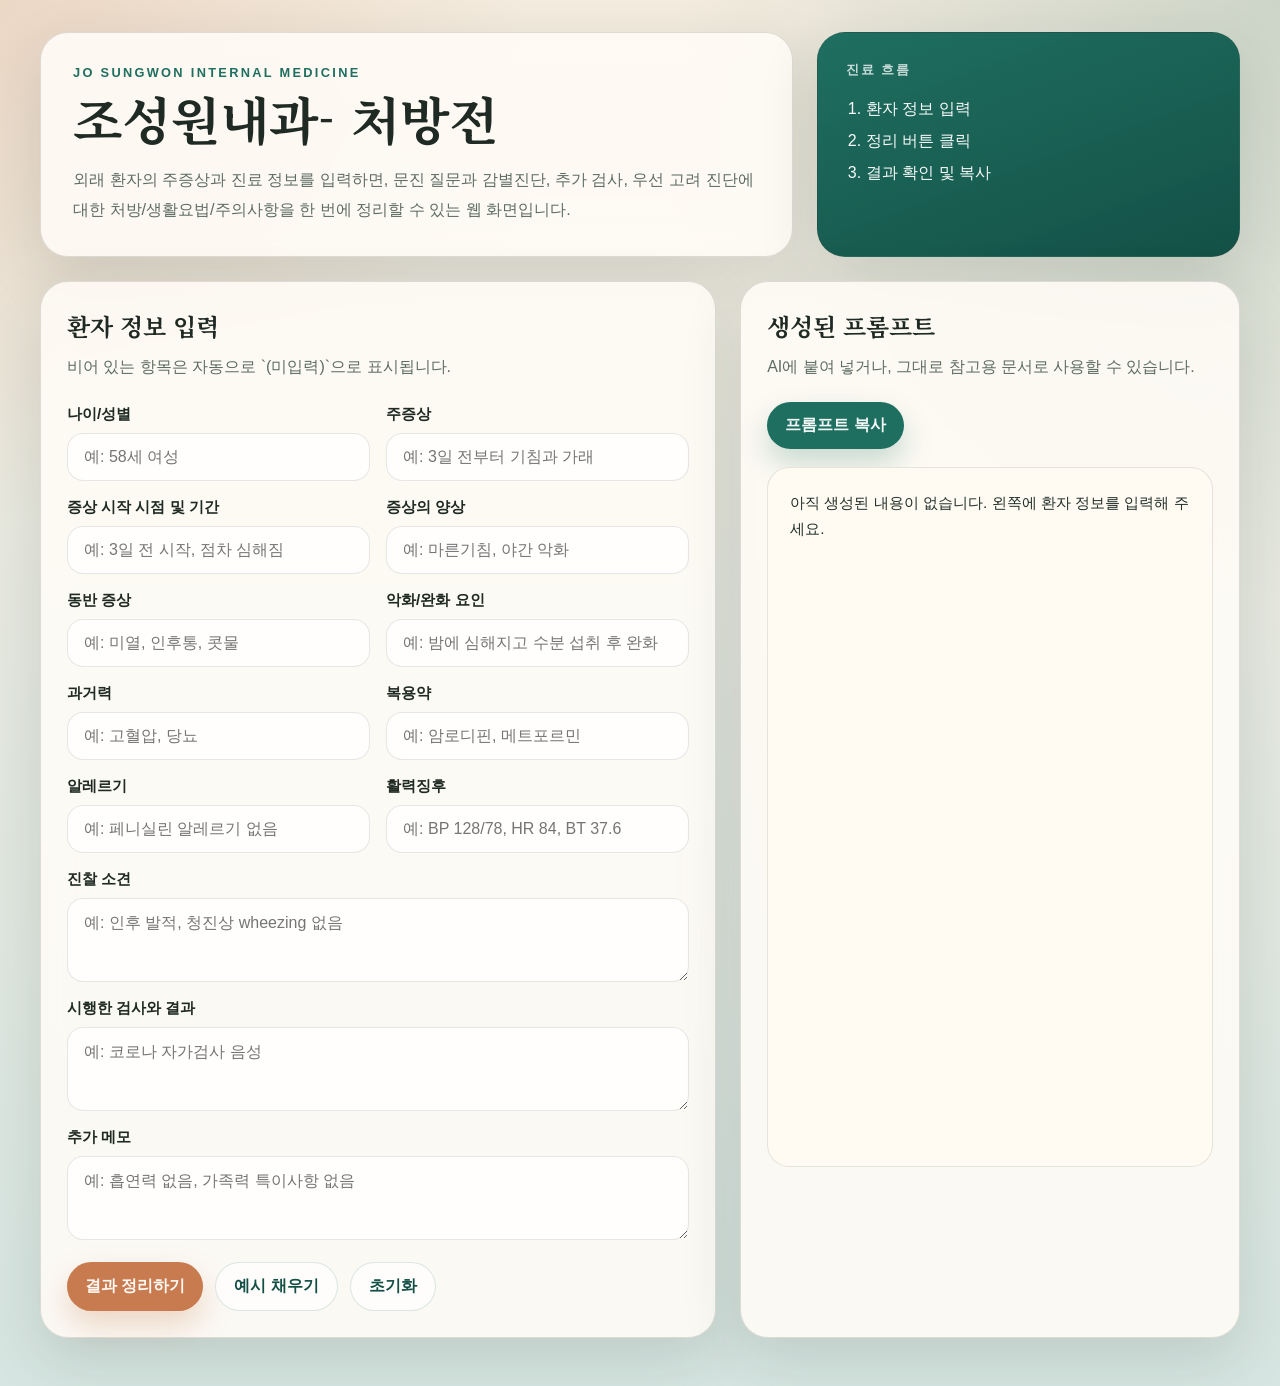
<file: index.html>
<!DOCTYPE html>
<html lang="ko">
<head>
  <meta charset="UTF-8">
  <meta name="viewport" content="width=device-width, initial-scale=1.0">
  <title>조성원내과- 처방전</title>
  <link rel="preconnect" href="https://fonts.googleapis.com">
  <link rel="preconnect" href="https://fonts.gstatic.com" crossorigin>
  <link href="https://fonts.googleapis.com/css2?family=Noto+Serif+KR:wght@400;500;600;700&family=SUIT:wght@400;500;600;700;800&display=swap" rel="stylesheet">
  <link rel="stylesheet" href="styles.css">
</head>
<body>
  <div class="page-shell">
    <header class="hero">
      <div class="hero-copy">
        <p class="eyebrow">Jo Sungwon Internal Medicine</p>
        <h1>조성원내과- 처방전</h1>
        <p class="hero-text">
          외래 환자의 주증상과 진료 정보를 입력하면, 문진 질문과 감별진단, 추가 검사,
          우선 고려 진단에 대한 처방/생활요법/주의사항을 한 번에 정리할 수 있는 웹 화면입니다.
        </p>
      </div>
      <div class="hero-card">
        <p class="card-label">진료 흐름</p>
        <ol>
          <li>환자 정보 입력</li>
          <li>정리 버튼 클릭</li>
          <li>결과 확인 및 복사</li>
        </ol>
      </div>
    </header>

    <main class="content-grid">
      <section class="panel form-panel">
        <div class="panel-heading">
          <h2>환자 정보 입력</h2>
          <p>비어 있는 항목은 자동으로 `(미입력)`으로 표시됩니다.</p>
        </div>

        <form id="patient-form">
          <div class="field-grid">
            <label>
              <span>나이/성별</span>
              <input type="text" name="ageSex" placeholder="예: 58세 여성">
            </label>
            <label>
              <span>주증상</span>
              <input type="text" name="chiefComplaint" placeholder="예: 3일 전부터 기침과 가래">
            </label>
            <label>
              <span>증상 시작 시점 및 기간</span>
              <input type="text" name="onsetDuration" placeholder="예: 3일 전 시작, 점차 심해짐">
            </label>
            <label>
              <span>증상의 양상</span>
              <input type="text" name="character" placeholder="예: 마른기침, 야간 악화">
            </label>
            <label>
              <span>동반 증상</span>
              <input type="text" name="associatedSymptoms" placeholder="예: 미열, 인후통, 콧물">
            </label>
            <label>
              <span>악화/완화 요인</span>
              <input type="text" name="aggravatingRelieving" placeholder="예: 밤에 심해지고 수분 섭취 후 완화">
            </label>
            <label>
              <span>과거력</span>
              <input type="text" name="pastHistory" placeholder="예: 고혈압, 당뇨">
            </label>
            <label>
              <span>복용약</span>
              <input type="text" name="medications" placeholder="예: 암로디핀, 메트포르민">
            </label>
            <label>
              <span>알레르기</span>
              <input type="text" name="allergies" placeholder="예: 페니실린 알레르기 없음">
            </label>
            <label>
              <span>활력징후</span>
              <input type="text" name="vitals" placeholder="예: BP 128/78, HR 84, BT 37.6">
            </label>
            <label class="full-width">
              <span>진찰 소견</span>
              <textarea name="physicalExam" rows="3" placeholder="예: 인후 발적, 청진상 wheezing 없음"></textarea>
            </label>
            <label class="full-width">
              <span>시행한 검사와 결과</span>
              <textarea name="testsDone" rows="3" placeholder="예: 코로나 자가검사 음성"></textarea>
            </label>
            <label class="full-width">
              <span>추가 메모</span>
              <textarea name="additionalNotes" rows="3" placeholder="예: 흡연력 없음, 가족력 특이사항 없음"></textarea>
            </label>
          </div>

          <div class="actions">
            <button type="submit" class="primary-btn">결과 정리하기</button>
            <button type="button" id="fill-sample" class="ghost-btn">예시 채우기</button>
            <button type="reset" class="ghost-btn">초기화</button>
          </div>
        </form>
      </section>

      <section class="panel result-panel">
        <div class="panel-heading">
          <h2>생성된 프롬프트</h2>
          <p>AI에 붙여 넣거나, 그대로 참고용 문서로 사용할 수 있습니다.</p>
        </div>

        <div class="result-actions">
          <button type="button" id="copy-prompt" class="secondary-btn">프롬프트 복사</button>
        </div>

        <pre id="prompt-output" class="prompt-output">아직 생성된 내용이 없습니다. 왼쪽에 환자 정보를 입력해 주세요.</pre>
      </section>
    </main>
  </div>

  <script src="app.js"></script>
</body>
</html>
</file>
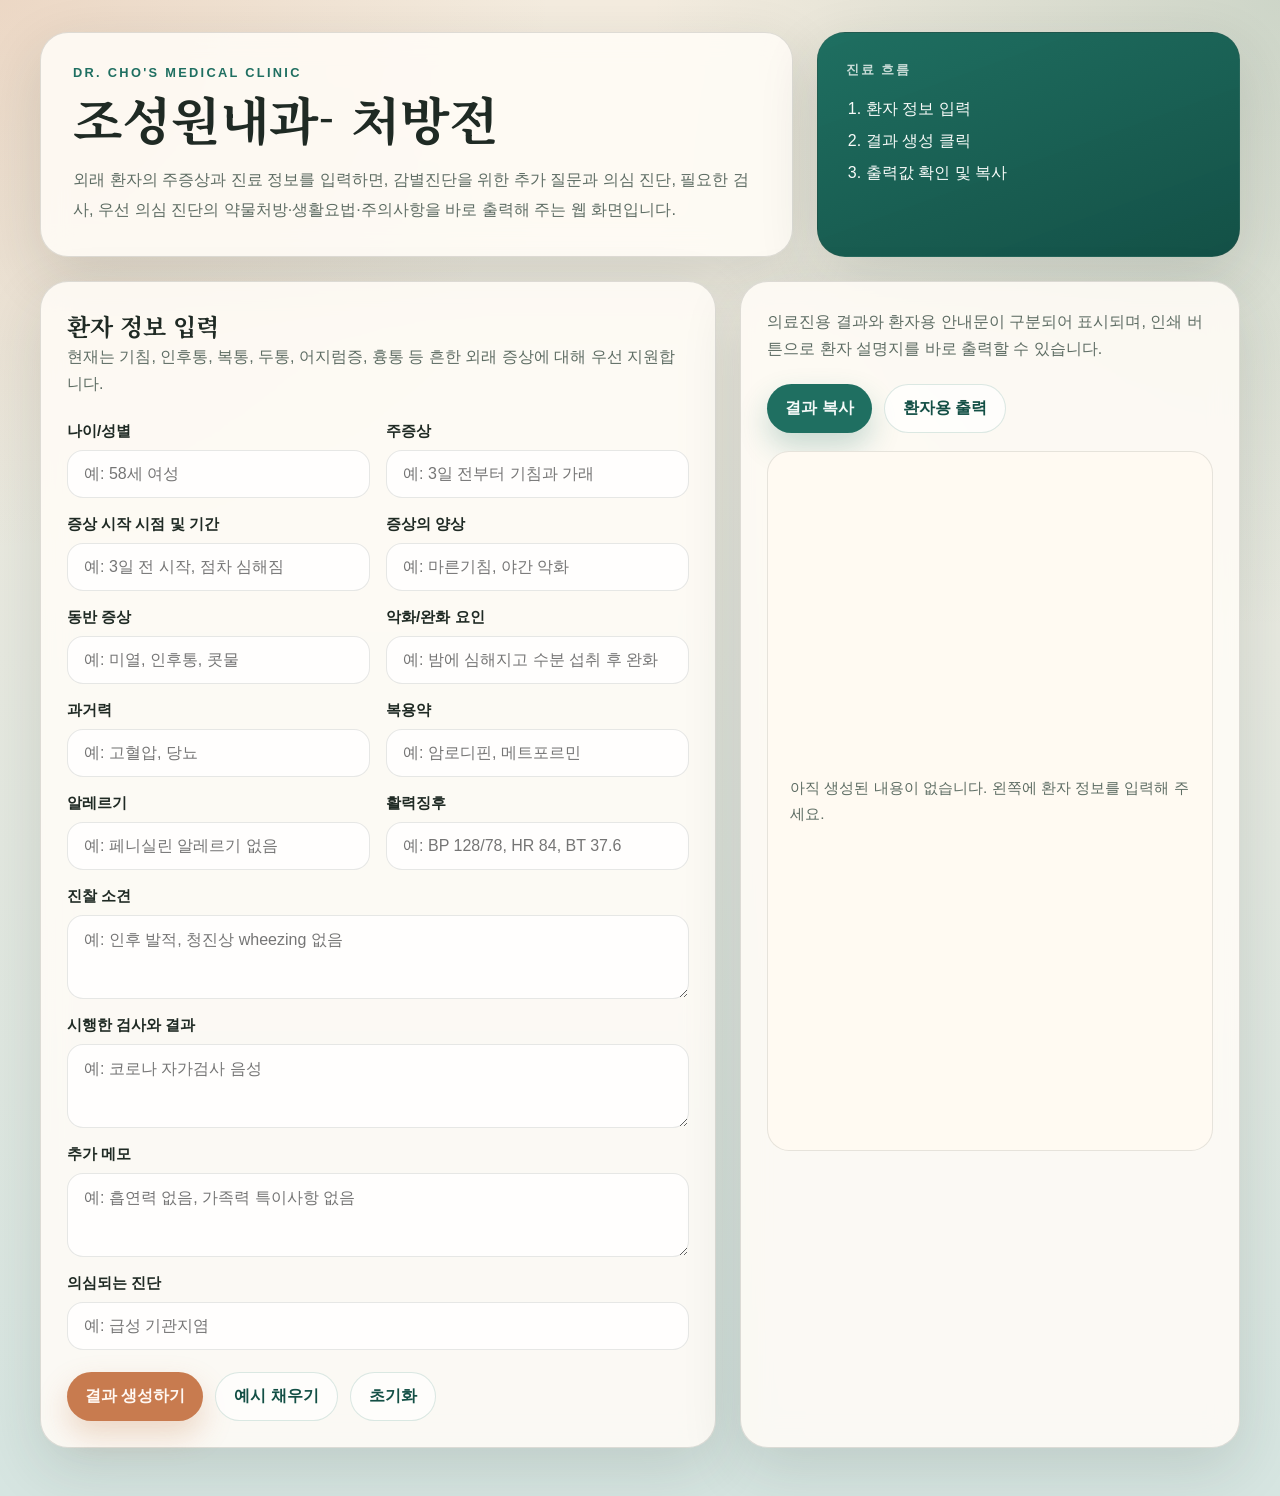
<file: medical-site-v10/index.html>
<!DOCTYPE html>
<html lang="ko">
<head>
  <meta charset="UTF-8">
  <meta name="viewport" content="width=device-width, initial-scale=1.0">
  <title>조성원내과- 처방전</title>
  <link rel="preconnect" href="https://fonts.googleapis.com">
  <link rel="preconnect" href="https://fonts.gstatic.com" crossorigin>
  <link href="https://fonts.googleapis.com/css2?family=Noto+Serif+KR:wght@400;500;600;700&family=SUIT:wght@400;500;600;700;800&display=swap" rel="stylesheet">
  <link rel="stylesheet" href="../medical-site-v7/styles.css">
  <style>
    .patient-check-inline {
      width: 16px;
      height: 16px;
      margin: 4px 0 0;
      flex: 0 0 auto;
      accent-color: var(--brand);
      cursor: pointer;
    }

    .patient-lines {
      display: grid;
      gap: 10px;
    }

    .patient-line {
      display: flex;
      align-items: flex-start;
      gap: 10px;
    }

    .patient-line.is-hidden {
      display: none;
    }

    .patient-line textarea,
    .editable-note {
      min-height: 52px;
      padding: 12px 14px;
      border-radius: 14px;
      line-height: 1.6;
      background: #ffffff;
    }

    .patient-line textarea {
      flex: 1;
    }

    .editable-note {
      margin-top: 10px;
    }

    @media print {
      .patient-line textarea,
      .editable-note {
        border: 0;
        padding: 0;
        background: transparent;
        box-shadow: none;
      }

      .patient-check-inline {
        display: none;
      }
    }
  </style>
</head>
<body>
  <div class="page-shell">
    <header class="hero">
      <div class="hero-copy">
        <p class="eyebrow">Dr. Cho's Medical Clinic</p>
        <h1>조성원내과- 처방전</h1>
        <p class="hero-text">
          외래 환자의 주증상과 진료 정보를 입력하면, 감별진단을 위한 추가 질문과 의심 진단,
          필요한 검사, 우선 의심 진단의 약물처방·생활요법·주의사항을 바로 출력해 주는 웹 화면입니다.
        </p>
      </div>
      <div class="hero-card">
        <p class="card-label">진료 흐름</p>
        <ol>
          <li>환자 정보 입력</li>
          <li>결과 생성 클릭</li>
          <li>출력값 확인 및 복사</li>
        </ol>
      </div>
    </header>

    <main class="content-grid">
      <section class="panel form-panel">
        <div class="panel-heading">
          <h2>환자 정보 입력</h2>
          <p>현재는 기침, 인후통, 복통, 두통, 어지럼증, 흉통 등 흔한 외래 증상에 대해 우선 지원합니다.</p>
        </div>

        <form id="patient-form">
          <div class="field-grid">
            <label>
              <span>나이/성별</span>
              <input type="text" name="ageSex" placeholder="예: 58세 여성">
            </label>
            <label>
              <span>주증상</span>
              <input type="text" name="chiefComplaint" placeholder="예: 3일 전부터 기침과 가래">
            </label>
            <label>
              <span>증상 시작 시점 및 기간</span>
              <input type="text" name="onsetDuration" placeholder="예: 3일 전 시작, 점차 심해짐">
            </label>
            <label>
              <span>증상의 양상</span>
              <input type="text" name="character" placeholder="예: 마른기침, 야간 악화">
            </label>
            <label>
              <span>동반 증상</span>
              <input type="text" name="associatedSymptoms" placeholder="예: 미열, 인후통, 콧물">
            </label>
            <label>
              <span>악화/완화 요인</span>
              <input type="text" name="aggravatingRelieving" placeholder="예: 밤에 심해지고 수분 섭취 후 완화">
            </label>
            <label>
              <span>과거력</span>
              <input type="text" name="pastHistory" placeholder="예: 고혈압, 당뇨">
            </label>
            <label>
              <span>복용약</span>
              <input type="text" name="medications" placeholder="예: 암로디핀, 메트포르민">
            </label>
            <label>
              <span>알레르기</span>
              <input type="text" name="allergies" placeholder="예: 페니실린 알레르기 없음">
            </label>
            <label>
              <span>활력징후</span>
              <input type="text" name="vitals" placeholder="예: BP 128/78, HR 84, BT 37.6">
            </label>
            <label class="full-width">
              <span>진찰 소견</span>
              <textarea name="physicalExam" rows="3" placeholder="예: 인후 발적, 청진상 wheezing 없음"></textarea>
            </label>
            <label class="full-width">
              <span>시행한 검사와 결과</span>
              <textarea name="testsDone" rows="3" placeholder="예: 코로나 자가검사 음성"></textarea>
            </label>
            <label class="full-width">
              <span>추가 메모</span>
              <textarea name="additionalNotes" rows="3" placeholder="예: 흡연력 없음, 가족력 특이사항 없음"></textarea>
            </label>
            <label class="full-width">
              <span>의심되는 진단</span>
              <input type="text" name="suspectedDiagnosis" placeholder="예: 급성 기관지염">
            </label>
          </div>

          <div class="actions">
            <button type="submit" class="primary-btn">결과 생성하기</button>
            <button type="button" id="fill-sample" class="ghost-btn">예시 채우기</button>
            <button type="reset" class="ghost-btn">초기화</button>
          </div>
        </form>
      </section>

      <section class="panel result-panel">
        <div class="panel-heading">
          <p>의료진용 결과와 환자용 안내문이 구분되어 표시되며, 인쇄 버튼으로 환자 설명지를 바로 출력할 수 있습니다.</p>
        </div>

        <div class="result-actions">
          <button type="button" id="copy-prompt" class="secondary-btn">결과 복사</button>
          <button type="button" id="print-result" class="ghost-btn">환자용 출력</button>
        </div>

        <div id="prompt-output" class="prompt-output empty-state">아직 생성된 내용이 없습니다. 왼쪽에 환자 정보를 입력해 주세요.</div>
      </section>
    </main>
  </div>

  <script src="../medical-site-v7/app.js"></script>
  <script src="../medical-site-v9/abdominal-adjust.js"></script>
  <script src="inspection-note.js"></script>
  <script src="../medical-site-v8/enhance-patient-sheet.js"></script>
</body>
</html>
</file>
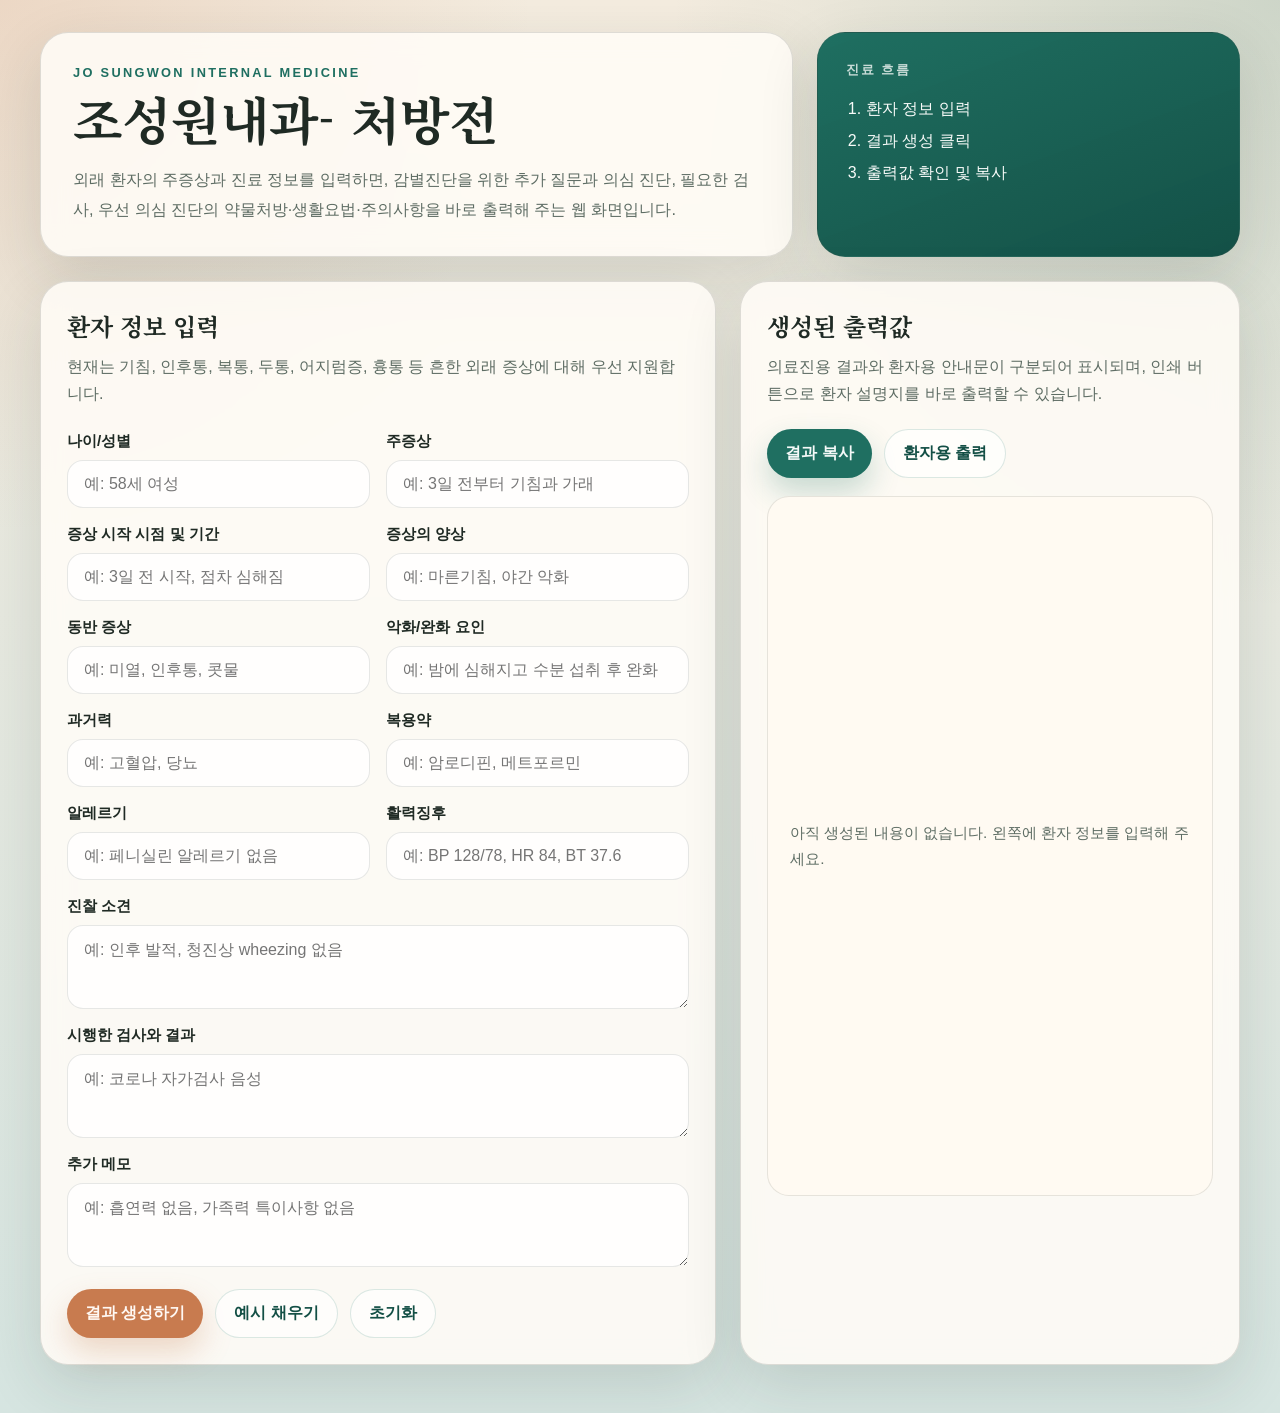
<file: medical-site-v2/index.html>
<!DOCTYPE html>
<html lang="ko">
<head>
  <meta charset="UTF-8">
  <meta name="viewport" content="width=device-width, initial-scale=1.0">
  <title>조성원내과- 처방전</title>
  <link rel="preconnect" href="https://fonts.googleapis.com">
  <link rel="preconnect" href="https://fonts.gstatic.com" crossorigin>
  <link href="https://fonts.googleapis.com/css2?family=Noto+Serif+KR:wght@400;500;600;700&family=SUIT:wght@400;500;600;700;800&display=swap" rel="stylesheet">
  <link rel="stylesheet" href="styles.css">
</head>
<body>
  <div class="page-shell">
    <header class="hero">
      <div class="hero-copy">
        <p class="eyebrow">Jo Sungwon Internal Medicine</p>
        <h1>조성원내과- 처방전</h1>
        <p class="hero-text">
          외래 환자의 주증상과 진료 정보를 입력하면, 감별진단을 위한 추가 질문과 의심 진단,
          필요한 검사, 우선 의심 진단의 약물처방·생활요법·주의사항을 바로 출력해 주는 웹 화면입니다.
        </p>
      </div>
      <div class="hero-card">
        <p class="card-label">진료 흐름</p>
        <ol>
          <li>환자 정보 입력</li>
          <li>결과 생성 클릭</li>
          <li>출력값 확인 및 복사</li>
        </ol>
      </div>
    </header>

    <main class="content-grid">
      <section class="panel form-panel">
        <div class="panel-heading">
          <h2>환자 정보 입력</h2>
          <p>현재는 기침, 인후통, 복통, 두통, 어지럼증, 흉통 등 흔한 외래 증상에 대해 우선 지원합니다.</p>
        </div>

        <form id="patient-form">
          <div class="field-grid">
            <label>
              <span>나이/성별</span>
              <input type="text" name="ageSex" placeholder="예: 58세 여성">
            </label>
            <label>
              <span>주증상</span>
              <input type="text" name="chiefComplaint" placeholder="예: 3일 전부터 기침과 가래">
            </label>
            <label>
              <span>증상 시작 시점 및 기간</span>
              <input type="text" name="onsetDuration" placeholder="예: 3일 전 시작, 점차 심해짐">
            </label>
            <label>
              <span>증상의 양상</span>
              <input type="text" name="character" placeholder="예: 마른기침, 야간 악화">
            </label>
            <label>
              <span>동반 증상</span>
              <input type="text" name="associatedSymptoms" placeholder="예: 미열, 인후통, 콧물">
            </label>
            <label>
              <span>악화/완화 요인</span>
              <input type="text" name="aggravatingRelieving" placeholder="예: 밤에 심해지고 수분 섭취 후 완화">
            </label>
            <label>
              <span>과거력</span>
              <input type="text" name="pastHistory" placeholder="예: 고혈압, 당뇨">
            </label>
            <label>
              <span>복용약</span>
              <input type="text" name="medications" placeholder="예: 암로디핀, 메트포르민">
            </label>
            <label>
              <span>알레르기</span>
              <input type="text" name="allergies" placeholder="예: 페니실린 알레르기 없음">
            </label>
            <label>
              <span>활력징후</span>
              <input type="text" name="vitals" placeholder="예: BP 128/78, HR 84, BT 37.6">
            </label>
            <label class="full-width">
              <span>진찰 소견</span>
              <textarea name="physicalExam" rows="3" placeholder="예: 인후 발적, 청진상 wheezing 없음"></textarea>
            </label>
            <label class="full-width">
              <span>시행한 검사와 결과</span>
              <textarea name="testsDone" rows="3" placeholder="예: 코로나 자가검사 음성"></textarea>
            </label>
            <label class="full-width">
              <span>추가 메모</span>
              <textarea name="additionalNotes" rows="3" placeholder="예: 흡연력 없음, 가족력 특이사항 없음"></textarea>
            </label>
          </div>

          <div class="actions">
            <button type="submit" class="primary-btn">결과 생성하기</button>
            <button type="button" id="fill-sample" class="ghost-btn">예시 채우기</button>
            <button type="reset" class="ghost-btn">초기화</button>
          </div>
        </form>
      </section>

      <section class="panel result-panel">
        <div class="panel-heading">
          <h2>생성된 출력값</h2>
          <p>의료진용 결과와 환자용 안내문이 구분되어 표시되며, 인쇄 버튼으로 환자 설명지를 바로 출력할 수 있습니다.</p>
        </div>

        <div class="result-actions">
          <button type="button" id="copy-prompt" class="secondary-btn">결과 복사</button>
          <button type="button" id="print-result" class="ghost-btn">환자용 출력</button>
        </div>

        <div id="prompt-output" class="prompt-output empty-state">아직 생성된 내용이 없습니다. 왼쪽에 환자 정보를 입력해 주세요.</div>
      </section>
    </main>
  </div>

  <script src="app.js"></script>
</body>
</html>
</file>
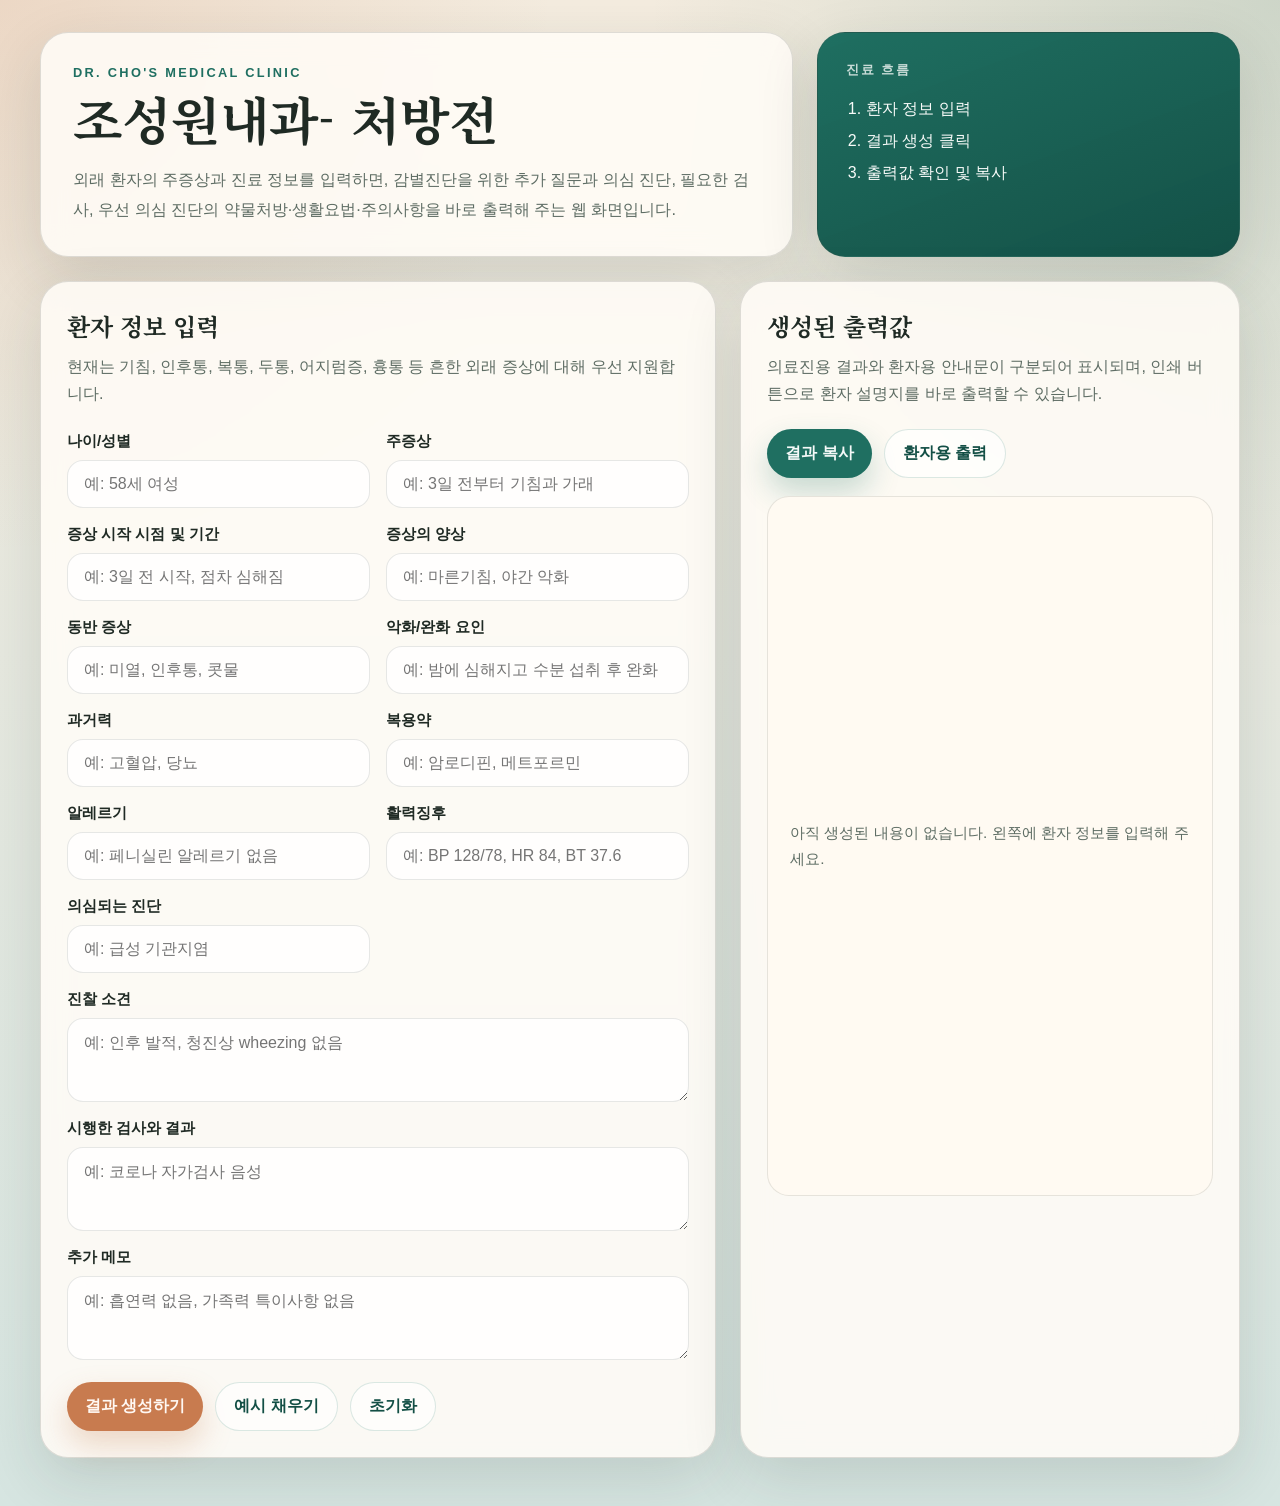
<file: medical-site-v3/index.html>
<!DOCTYPE html>
<html lang="ko">
<head>
  <meta charset="UTF-8">
  <meta name="viewport" content="width=device-width, initial-scale=1.0">
  <title>조성원내과- 처방전</title>
  <link rel="preconnect" href="https://fonts.googleapis.com">
  <link rel="preconnect" href="https://fonts.gstatic.com" crossorigin>
  <link href="https://fonts.googleapis.com/css2?family=Noto+Serif+KR:wght@400;500;600;700&family=SUIT:wght@400;500;600;700;800&display=swap" rel="stylesheet">
  <link rel="stylesheet" href="styles.css">
</head>
<body>
  <div class="page-shell">
    <header class="hero">
      <div class="hero-copy">
        <p class="eyebrow">Dr. Cho's Medical Clinic</p>
        <h1>조성원내과- 처방전</h1>
        <p class="hero-text">
          외래 환자의 주증상과 진료 정보를 입력하면, 감별진단을 위한 추가 질문과 의심 진단,
          필요한 검사, 우선 의심 진단의 약물처방·생활요법·주의사항을 바로 출력해 주는 웹 화면입니다.
        </p>
      </div>
      <div class="hero-card">
        <p class="card-label">진료 흐름</p>
        <ol>
          <li>환자 정보 입력</li>
          <li>결과 생성 클릭</li>
          <li>출력값 확인 및 복사</li>
        </ol>
      </div>
    </header>

    <main class="content-grid">
      <section class="panel form-panel">
        <div class="panel-heading">
          <h2>환자 정보 입력</h2>
          <p>현재는 기침, 인후통, 복통, 두통, 어지럼증, 흉통 등 흔한 외래 증상에 대해 우선 지원합니다.</p>
        </div>

        <form id="patient-form">
          <div class="field-grid">
            <label>
              <span>나이/성별</span>
              <input type="text" name="ageSex" placeholder="예: 58세 여성">
            </label>
            <label>
              <span>주증상</span>
              <input type="text" name="chiefComplaint" placeholder="예: 3일 전부터 기침과 가래">
            </label>
            <label>
              <span>증상 시작 시점 및 기간</span>
              <input type="text" name="onsetDuration" placeholder="예: 3일 전 시작, 점차 심해짐">
            </label>
            <label>
              <span>증상의 양상</span>
              <input type="text" name="character" placeholder="예: 마른기침, 야간 악화">
            </label>
            <label>
              <span>동반 증상</span>
              <input type="text" name="associatedSymptoms" placeholder="예: 미열, 인후통, 콧물">
            </label>
            <label>
              <span>악화/완화 요인</span>
              <input type="text" name="aggravatingRelieving" placeholder="예: 밤에 심해지고 수분 섭취 후 완화">
            </label>
            <label>
              <span>과거력</span>
              <input type="text" name="pastHistory" placeholder="예: 고혈압, 당뇨">
            </label>
            <label>
              <span>복용약</span>
              <input type="text" name="medications" placeholder="예: 암로디핀, 메트포르민">
            </label>
            <label>
              <span>알레르기</span>
              <input type="text" name="allergies" placeholder="예: 페니실린 알레르기 없음">
            </label>
            <label>
              <span>활력징후</span>
              <input type="text" name="vitals" placeholder="예: BP 128/78, HR 84, BT 37.6">
            </label>
            <label>
              <span>의심되는 진단</span>
              <input type="text" name="suspectedDiagnosis" placeholder="예: 급성 기관지염">
            </label>
            <label class="full-width">
              <span>진찰 소견</span>
              <textarea name="physicalExam" rows="3" placeholder="예: 인후 발적, 청진상 wheezing 없음"></textarea>
            </label>
            <label class="full-width">
              <span>시행한 검사와 결과</span>
              <textarea name="testsDone" rows="3" placeholder="예: 코로나 자가검사 음성"></textarea>
            </label>
            <label class="full-width">
              <span>추가 메모</span>
              <textarea name="additionalNotes" rows="3" placeholder="예: 흡연력 없음, 가족력 특이사항 없음"></textarea>
            </label>
          </div>

          <div class="actions">
            <button type="submit" class="primary-btn">결과 생성하기</button>
            <button type="button" id="fill-sample" class="ghost-btn">예시 채우기</button>
            <button type="reset" class="ghost-btn">초기화</button>
          </div>
        </form>
      </section>

      <section class="panel result-panel">
        <div class="panel-heading">
          <h2>생성된 출력값</h2>
          <p>의료진용 결과와 환자용 안내문이 구분되어 표시되며, 인쇄 버튼으로 환자 설명지를 바로 출력할 수 있습니다.</p>
        </div>

        <div class="result-actions">
          <button type="button" id="copy-prompt" class="secondary-btn">결과 복사</button>
          <button type="button" id="print-result" class="ghost-btn">환자용 출력</button>
        </div>

        <div id="prompt-output" class="prompt-output empty-state">아직 생성된 내용이 없습니다. 왼쪽에 환자 정보를 입력해 주세요.</div>
      </section>
    </main>
  </div>

  <script src="app.js"></script>
</body>
</html>
</file>
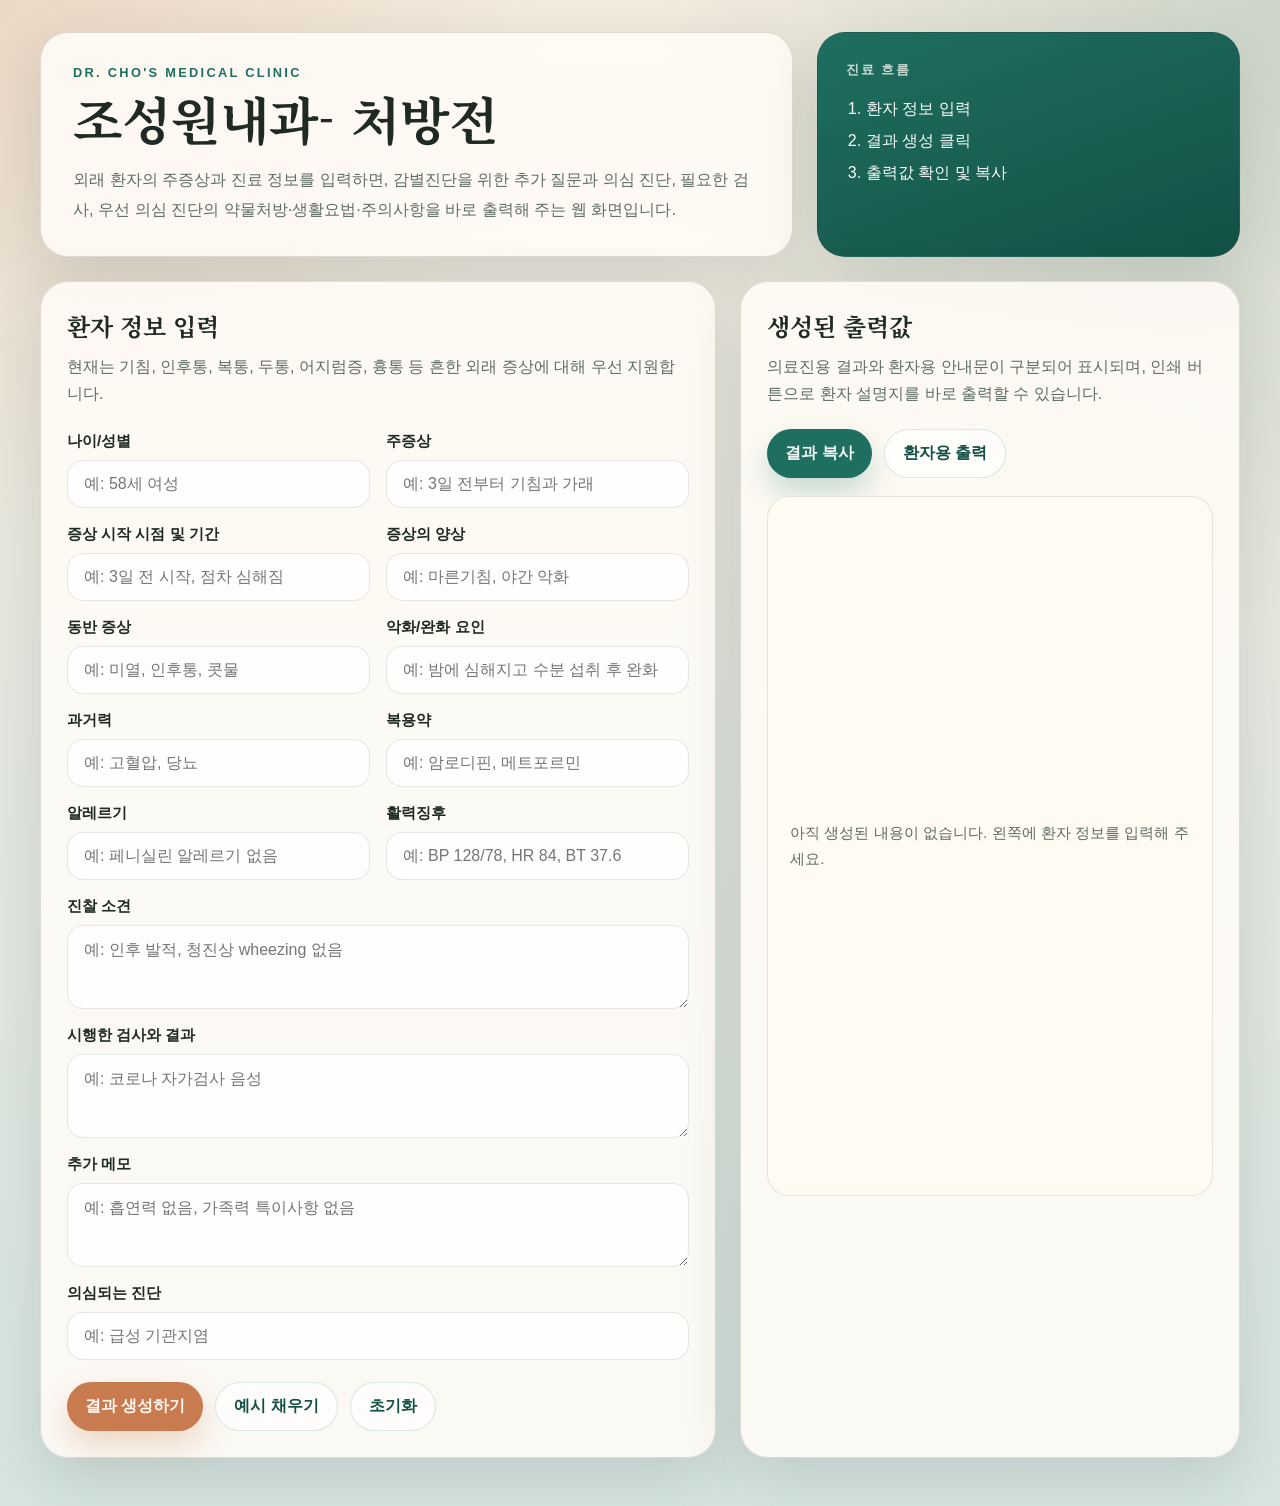
<file: medical-site-v5/index.html>
<!DOCTYPE html>
<html lang="ko">
<head>
  <meta charset="UTF-8">
  <meta name="viewport" content="width=device-width, initial-scale=1.0">
  <title>조성원내과- 처방전</title>
  <link rel="preconnect" href="https://fonts.googleapis.com">
  <link rel="preconnect" href="https://fonts.gstatic.com" crossorigin>
  <link href="https://fonts.googleapis.com/css2?family=Noto+Serif+KR:wght@400;500;600;700&family=SUIT:wght@400;500;600;700;800&display=swap" rel="stylesheet">
  <link rel="stylesheet" href="styles.css">
</head>
<body>
  <div class="page-shell">
    <header class="hero">
      <div class="hero-copy">
        <p class="eyebrow">Dr. Cho's Medical Clinic</p>
        <h1>조성원내과- 처방전</h1>
        <p class="hero-text">
          외래 환자의 주증상과 진료 정보를 입력하면, 감별진단을 위한 추가 질문과 의심 진단,
          필요한 검사, 우선 의심 진단의 약물처방·생활요법·주의사항을 바로 출력해 주는 웹 화면입니다.
        </p>
      </div>
      <div class="hero-card">
        <p class="card-label">진료 흐름</p>
        <ol>
          <li>환자 정보 입력</li>
          <li>결과 생성 클릭</li>
          <li>출력값 확인 및 복사</li>
        </ol>
      </div>
    </header>

    <main class="content-grid">
      <section class="panel form-panel">
        <div class="panel-heading">
          <h2>환자 정보 입력</h2>
          <p>현재는 기침, 인후통, 복통, 두통, 어지럼증, 흉통 등 흔한 외래 증상에 대해 우선 지원합니다.</p>
        </div>

        <form id="patient-form">
          <div class="field-grid">
            <label>
              <span>나이/성별</span>
              <input type="text" name="ageSex" placeholder="예: 58세 여성">
            </label>
            <label>
              <span>주증상</span>
              <input type="text" name="chiefComplaint" placeholder="예: 3일 전부터 기침과 가래">
            </label>
            <label>
              <span>증상 시작 시점 및 기간</span>
              <input type="text" name="onsetDuration" placeholder="예: 3일 전 시작, 점차 심해짐">
            </label>
            <label>
              <span>증상의 양상</span>
              <input type="text" name="character" placeholder="예: 마른기침, 야간 악화">
            </label>
            <label>
              <span>동반 증상</span>
              <input type="text" name="associatedSymptoms" placeholder="예: 미열, 인후통, 콧물">
            </label>
            <label>
              <span>악화/완화 요인</span>
              <input type="text" name="aggravatingRelieving" placeholder="예: 밤에 심해지고 수분 섭취 후 완화">
            </label>
            <label>
              <span>과거력</span>
              <input type="text" name="pastHistory" placeholder="예: 고혈압, 당뇨">
            </label>
            <label>
              <span>복용약</span>
              <input type="text" name="medications" placeholder="예: 암로디핀, 메트포르민">
            </label>
            <label>
              <span>알레르기</span>
              <input type="text" name="allergies" placeholder="예: 페니실린 알레르기 없음">
            </label>
            <label>
              <span>활력징후</span>
              <input type="text" name="vitals" placeholder="예: BP 128/78, HR 84, BT 37.6">
            </label>
            <label class="full-width">
              <span>진찰 소견</span>
              <textarea name="physicalExam" rows="3" placeholder="예: 인후 발적, 청진상 wheezing 없음"></textarea>
            </label>
            <label class="full-width">
              <span>시행한 검사와 결과</span>
              <textarea name="testsDone" rows="3" placeholder="예: 코로나 자가검사 음성"></textarea>
            </label>
            <label class="full-width">
              <span>추가 메모</span>
              <textarea name="additionalNotes" rows="3" placeholder="예: 흡연력 없음, 가족력 특이사항 없음"></textarea>
            </label>
            <label class="full-width">
              <span>의심되는 진단</span>
              <input type="text" name="suspectedDiagnosis" placeholder="예: 급성 기관지염">
            </label>
          </div>

          <div class="actions">
            <button type="submit" class="primary-btn">결과 생성하기</button>
            <button type="button" id="fill-sample" class="ghost-btn">예시 채우기</button>
            <button type="reset" class="ghost-btn">초기화</button>
          </div>
        </form>
      </section>

      <section class="panel result-panel">
        <div class="panel-heading">
          <h2>생성된 출력값</h2>
          <p>의료진용 결과와 환자용 안내문이 구분되어 표시되며, 인쇄 버튼으로 환자 설명지를 바로 출력할 수 있습니다.</p>
        </div>

        <div class="result-actions">
          <button type="button" id="copy-prompt" class="secondary-btn">결과 복사</button>
          <button type="button" id="print-result" class="ghost-btn">환자용 출력</button>
        </div>

        <div id="prompt-output" class="prompt-output empty-state">아직 생성된 내용이 없습니다. 왼쪽에 환자 정보를 입력해 주세요.</div>
      </section>
    </main>
  </div>

  <script src="app.js"></script>
</body>
</html>
</file>
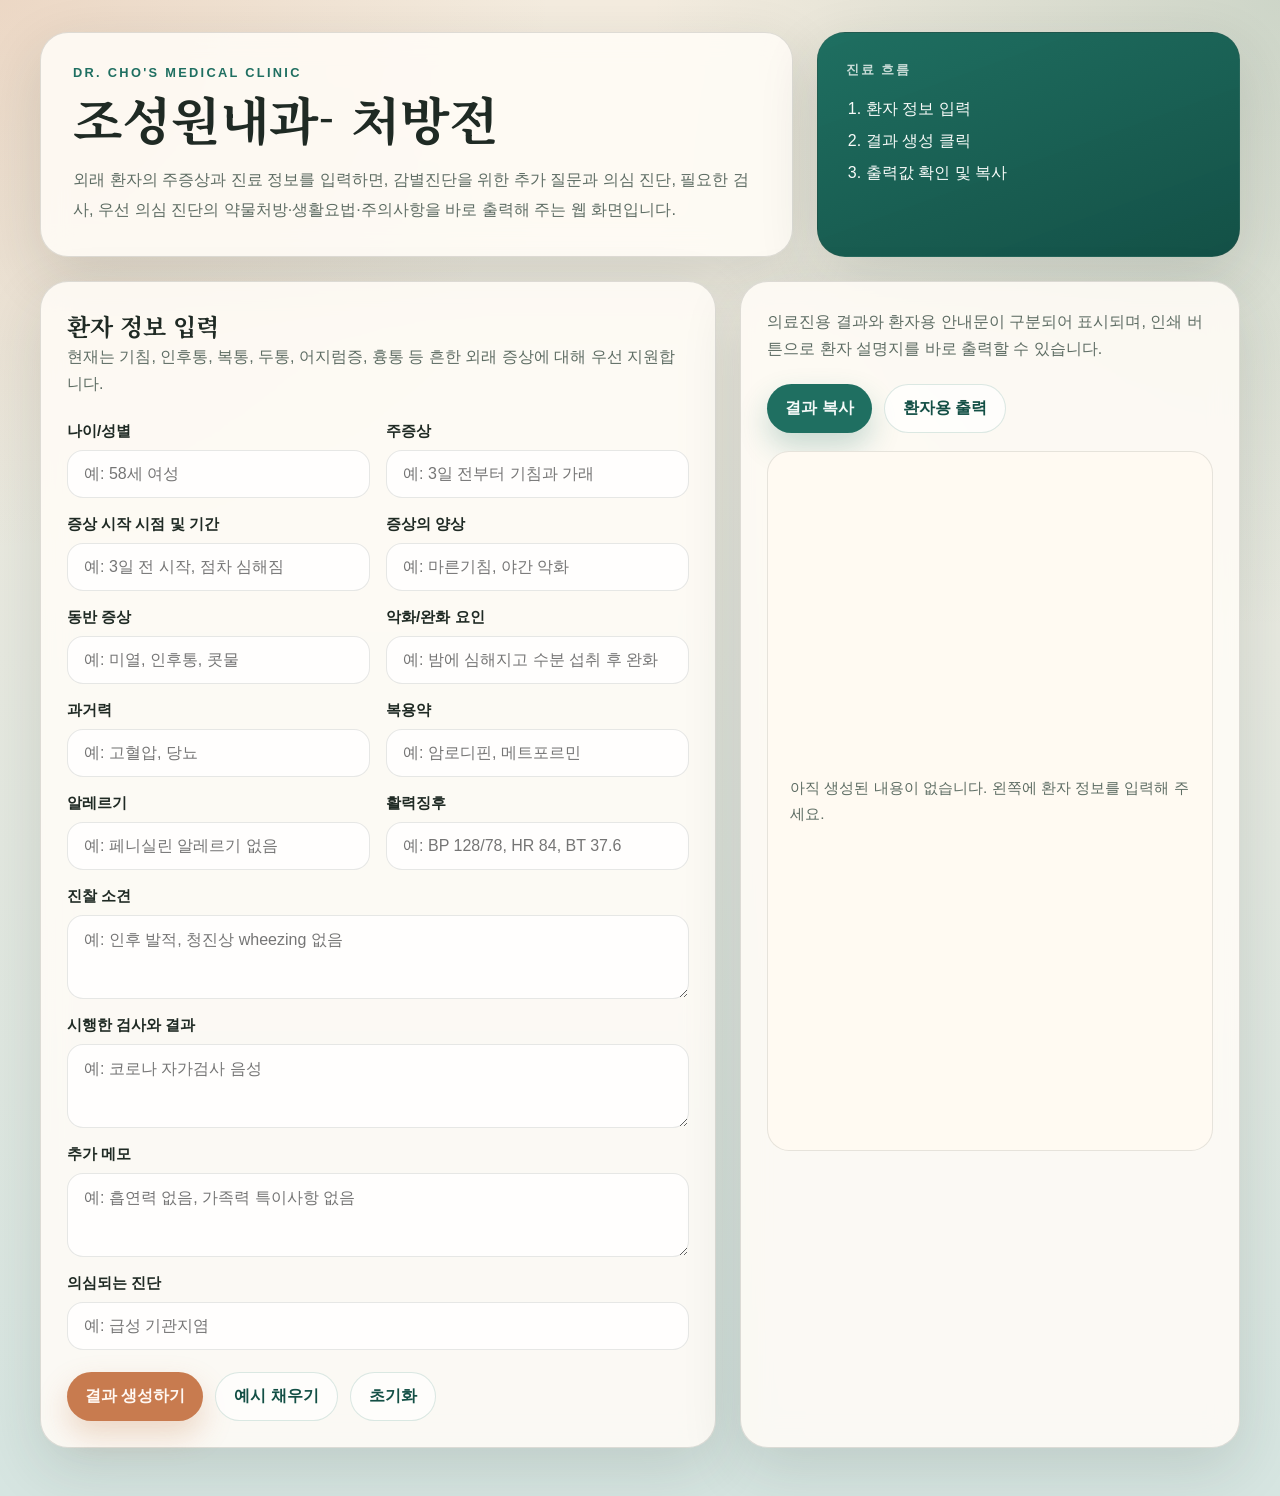
<file: medical-site-v7/index.html>
<!DOCTYPE html>
<html lang="ko">
<head>
  <meta charset="UTF-8">
  <meta name="viewport" content="width=device-width, initial-scale=1.0">
  <title>조성원내과- 처방전</title>
  <link rel="preconnect" href="https://fonts.googleapis.com">
  <link rel="preconnect" href="https://fonts.gstatic.com" crossorigin>
  <link href="https://fonts.googleapis.com/css2?family=Noto+Serif+KR:wght@400;500;600;700&family=SUIT:wght@400;500;600;700;800&display=swap" rel="stylesheet">
  <link rel="stylesheet" href="styles.css">
</head>
<body>
  <div class="page-shell">
    <header class="hero">
      <div class="hero-copy">
        <p class="eyebrow">Dr. Cho's Medical Clinic</p>
        <h1>조성원내과- 처방전</h1>
        <p class="hero-text">
          외래 환자의 주증상과 진료 정보를 입력하면, 감별진단을 위한 추가 질문과 의심 진단,
          필요한 검사, 우선 의심 진단의 약물처방·생활요법·주의사항을 바로 출력해 주는 웹 화면입니다.
        </p>
      </div>
      <div class="hero-card">
        <p class="card-label">진료 흐름</p>
        <ol>
          <li>환자 정보 입력</li>
          <li>결과 생성 클릭</li>
          <li>출력값 확인 및 복사</li>
        </ol>
      </div>
    </header>

    <main class="content-grid">
      <section class="panel form-panel">
        <div class="panel-heading">
          <h2>환자 정보 입력</h2>
          <p>현재는 기침, 인후통, 복통, 두통, 어지럼증, 흉통 등 흔한 외래 증상에 대해 우선 지원합니다.</p>
        </div>

        <form id="patient-form">
          <div class="field-grid">
            <label>
              <span>나이/성별</span>
              <input type="text" name="ageSex" placeholder="예: 58세 여성">
            </label>
            <label>
              <span>주증상</span>
              <input type="text" name="chiefComplaint" placeholder="예: 3일 전부터 기침과 가래">
            </label>
            <label>
              <span>증상 시작 시점 및 기간</span>
              <input type="text" name="onsetDuration" placeholder="예: 3일 전 시작, 점차 심해짐">
            </label>
            <label>
              <span>증상의 양상</span>
              <input type="text" name="character" placeholder="예: 마른기침, 야간 악화">
            </label>
            <label>
              <span>동반 증상</span>
              <input type="text" name="associatedSymptoms" placeholder="예: 미열, 인후통, 콧물">
            </label>
            <label>
              <span>악화/완화 요인</span>
              <input type="text" name="aggravatingRelieving" placeholder="예: 밤에 심해지고 수분 섭취 후 완화">
            </label>
            <label>
              <span>과거력</span>
              <input type="text" name="pastHistory" placeholder="예: 고혈압, 당뇨">
            </label>
            <label>
              <span>복용약</span>
              <input type="text" name="medications" placeholder="예: 암로디핀, 메트포르민">
            </label>
            <label>
              <span>알레르기</span>
              <input type="text" name="allergies" placeholder="예: 페니실린 알레르기 없음">
            </label>
            <label>
              <span>활력징후</span>
              <input type="text" name="vitals" placeholder="예: BP 128/78, HR 84, BT 37.6">
            </label>
            <label class="full-width">
              <span>진찰 소견</span>
              <textarea name="physicalExam" rows="3" placeholder="예: 인후 발적, 청진상 wheezing 없음"></textarea>
            </label>
            <label class="full-width">
              <span>시행한 검사와 결과</span>
              <textarea name="testsDone" rows="3" placeholder="예: 코로나 자가검사 음성"></textarea>
            </label>
            <label class="full-width">
              <span>추가 메모</span>
              <textarea name="additionalNotes" rows="3" placeholder="예: 흡연력 없음, 가족력 특이사항 없음"></textarea>
            </label>
            <label class="full-width">
              <span>의심되는 진단</span>
              <input type="text" name="suspectedDiagnosis" placeholder="예: 급성 기관지염">
            </label>
          </div>

          <div class="actions">
            <button type="submit" class="primary-btn">결과 생성하기</button>
            <button type="button" id="fill-sample" class="ghost-btn">예시 채우기</button>
            <button type="reset" class="ghost-btn">초기화</button>
          </div>
        </form>
      </section>

      <section class="panel result-panel">
        <div class="panel-heading">
          <p>의료진용 결과와 환자용 안내문이 구분되어 표시되며, 인쇄 버튼으로 환자 설명지를 바로 출력할 수 있습니다.</p>
        </div>

        <div class="result-actions">
          <button type="button" id="copy-prompt" class="secondary-btn">결과 복사</button>
          <button type="button" id="print-result" class="ghost-btn">환자용 출력</button>
        </div>

        <div id="prompt-output" class="prompt-output empty-state">아직 생성된 내용이 없습니다. 왼쪽에 환자 정보를 입력해 주세요.</div>
      </section>
    </main>
  </div>

  <script src="app.js"></script>
</body>
</html>
</file>
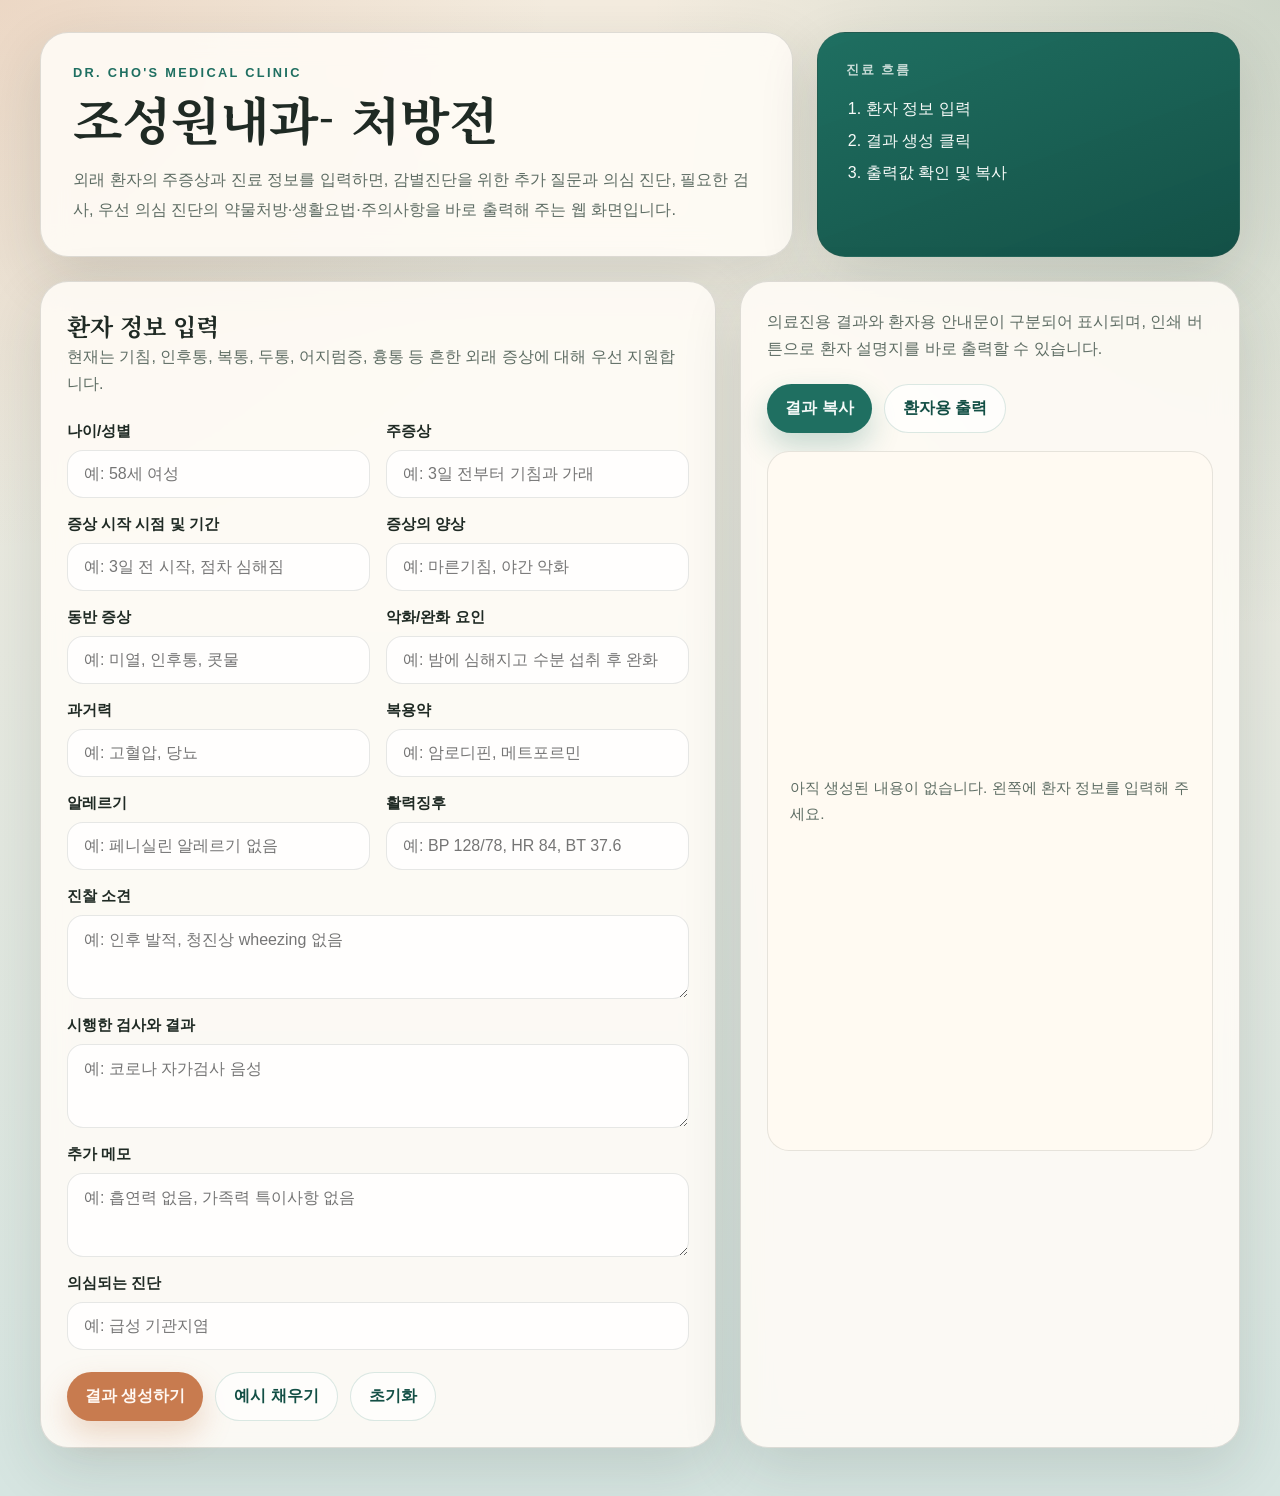
<file: medical-site-v8/index.html>
<!DOCTYPE html>
<html lang="ko">
<head>
  <meta charset="UTF-8">
  <meta name="viewport" content="width=device-width, initial-scale=1.0">
  <title>조성원내과- 처방전</title>
  <link rel="preconnect" href="https://fonts.googleapis.com">
  <link rel="preconnect" href="https://fonts.gstatic.com" crossorigin>
  <link href="https://fonts.googleapis.com/css2?family=Noto+Serif+KR:wght@400;500;600;700&family=SUIT:wght@400;500;600;700;800&display=swap" rel="stylesheet">
  <link rel="stylesheet" href="../medical-site-v7/styles.css">
  <style>
    .patient-check-inline {
      width: 16px;
      height: 16px;
      margin: 4px 0 0;
      flex: 0 0 auto;
      accent-color: var(--brand);
      cursor: pointer;
    }

    .patient-lines {
      display: grid;
      gap: 10px;
    }

    .patient-line {
      display: flex;
      align-items: flex-start;
      gap: 10px;
    }

    .patient-line.is-hidden {
      display: none;
    }

    .patient-line textarea,
    .editable-note {
      min-height: 52px;
      padding: 12px 14px;
      border-radius: 14px;
      line-height: 1.6;
      background: #ffffff;
    }

    .patient-line textarea {
      flex: 1;
    }

    .editable-note {
      margin-top: 10px;
    }

    @media print {
      .patient-line textarea,
      .editable-note {
        border: 0;
        padding: 0;
        background: transparent;
        box-shadow: none;
      }

      .patient-check-inline {
        display: none;
      }
    }
  </style>
</head>
<body>
  <div class="page-shell">
    <header class="hero">
      <div class="hero-copy">
        <p class="eyebrow">Dr. Cho's Medical Clinic</p>
        <h1>조성원내과- 처방전</h1>
        <p class="hero-text">
          외래 환자의 주증상과 진료 정보를 입력하면, 감별진단을 위한 추가 질문과 의심 진단,
          필요한 검사, 우선 의심 진단의 약물처방·생활요법·주의사항을 바로 출력해 주는 웹 화면입니다.
        </p>
      </div>
      <div class="hero-card">
        <p class="card-label">진료 흐름</p>
        <ol>
          <li>환자 정보 입력</li>
          <li>결과 생성 클릭</li>
          <li>출력값 확인 및 복사</li>
        </ol>
      </div>
    </header>

    <main class="content-grid">
      <section class="panel form-panel">
        <div class="panel-heading">
          <h2>환자 정보 입력</h2>
          <p>현재는 기침, 인후통, 복통, 두통, 어지럼증, 흉통 등 흔한 외래 증상에 대해 우선 지원합니다.</p>
        </div>

        <form id="patient-form">
          <div class="field-grid">
            <label>
              <span>나이/성별</span>
              <input type="text" name="ageSex" placeholder="예: 58세 여성">
            </label>
            <label>
              <span>주증상</span>
              <input type="text" name="chiefComplaint" placeholder="예: 3일 전부터 기침과 가래">
            </label>
            <label>
              <span>증상 시작 시점 및 기간</span>
              <input type="text" name="onsetDuration" placeholder="예: 3일 전 시작, 점차 심해짐">
            </label>
            <label>
              <span>증상의 양상</span>
              <input type="text" name="character" placeholder="예: 마른기침, 야간 악화">
            </label>
            <label>
              <span>동반 증상</span>
              <input type="text" name="associatedSymptoms" placeholder="예: 미열, 인후통, 콧물">
            </label>
            <label>
              <span>악화/완화 요인</span>
              <input type="text" name="aggravatingRelieving" placeholder="예: 밤에 심해지고 수분 섭취 후 완화">
            </label>
            <label>
              <span>과거력</span>
              <input type="text" name="pastHistory" placeholder="예: 고혈압, 당뇨">
            </label>
            <label>
              <span>복용약</span>
              <input type="text" name="medications" placeholder="예: 암로디핀, 메트포르민">
            </label>
            <label>
              <span>알레르기</span>
              <input type="text" name="allergies" placeholder="예: 페니실린 알레르기 없음">
            </label>
            <label>
              <span>활력징후</span>
              <input type="text" name="vitals" placeholder="예: BP 128/78, HR 84, BT 37.6">
            </label>
            <label class="full-width">
              <span>진찰 소견</span>
              <textarea name="physicalExam" rows="3" placeholder="예: 인후 발적, 청진상 wheezing 없음"></textarea>
            </label>
            <label class="full-width">
              <span>시행한 검사와 결과</span>
              <textarea name="testsDone" rows="3" placeholder="예: 코로나 자가검사 음성"></textarea>
            </label>
            <label class="full-width">
              <span>추가 메모</span>
              <textarea name="additionalNotes" rows="3" placeholder="예: 흡연력 없음, 가족력 특이사항 없음"></textarea>
            </label>
            <label class="full-width">
              <span>의심되는 진단</span>
              <input type="text" name="suspectedDiagnosis" placeholder="예: 급성 기관지염">
            </label>
          </div>

          <div class="actions">
            <button type="submit" class="primary-btn">결과 생성하기</button>
            <button type="button" id="fill-sample" class="ghost-btn">예시 채우기</button>
            <button type="reset" class="ghost-btn">초기화</button>
          </div>
        </form>
      </section>

      <section class="panel result-panel">
        <div class="panel-heading">
          <p>의료진용 결과와 환자용 안내문이 구분되어 표시되며, 인쇄 버튼으로 환자 설명지를 바로 출력할 수 있습니다.</p>
        </div>

        <div class="result-actions">
          <button type="button" id="copy-prompt" class="secondary-btn">결과 복사</button>
          <button type="button" id="print-result" class="ghost-btn">환자용 출력</button>
        </div>

        <div id="prompt-output" class="prompt-output empty-state">아직 생성된 내용이 없습니다. 왼쪽에 환자 정보를 입력해 주세요.</div>
      </section>
    </main>
  </div>

  <script src="../medical-site-v7/app.js"></script>
  <script src="enhance-patient-sheet.js"></script>
</body>
</html>
</file>
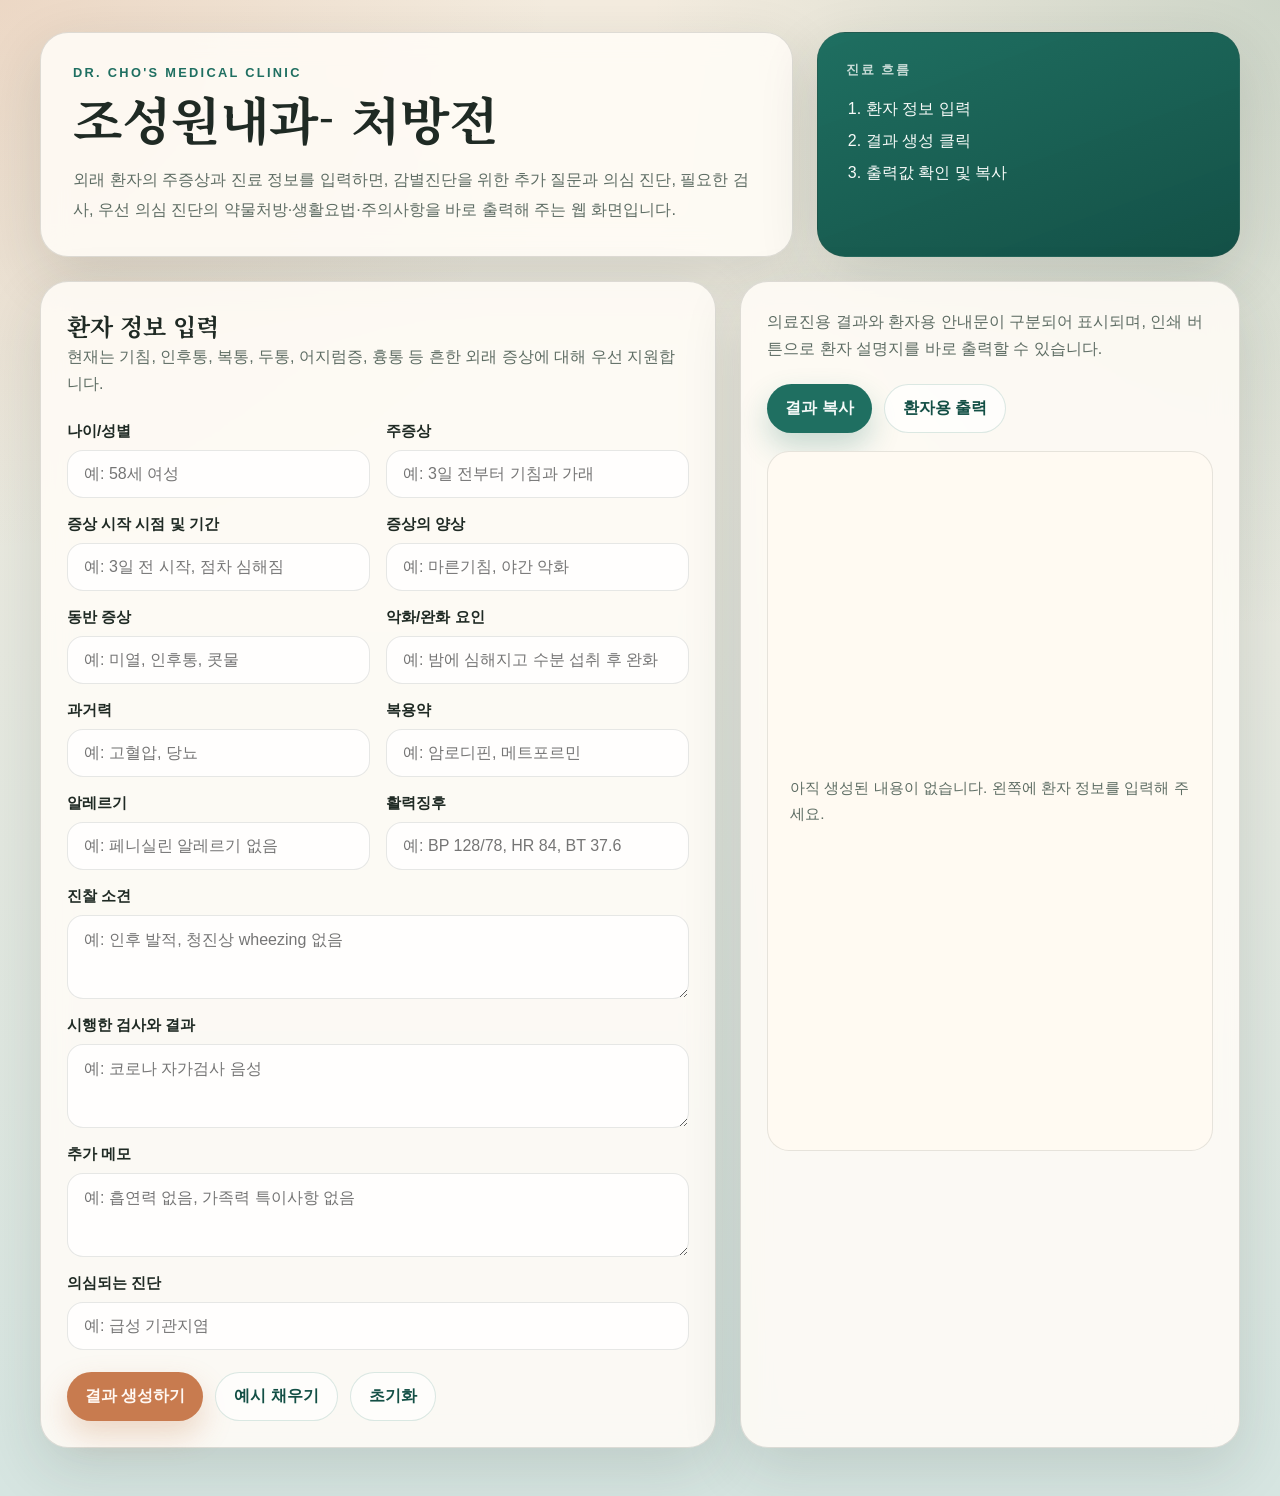
<file: medical-site-v9/index.html>
<!DOCTYPE html>
<html lang="ko">
<head>
  <meta charset="UTF-8">
  <meta name="viewport" content="width=device-width, initial-scale=1.0">
  <title>조성원내과- 처방전</title>
  <link rel="preconnect" href="https://fonts.googleapis.com">
  <link rel="preconnect" href="https://fonts.gstatic.com" crossorigin>
  <link href="https://fonts.googleapis.com/css2?family=Noto+Serif+KR:wght@400;500;600;700&family=SUIT:wght@400;500;600;700;800&display=swap" rel="stylesheet">
  <link rel="stylesheet" href="../medical-site-v7/styles.css">
  <style>
    .patient-check-inline {
      width: 16px;
      height: 16px;
      margin: 4px 0 0;
      flex: 0 0 auto;
      accent-color: var(--brand);
      cursor: pointer;
    }

    .patient-lines {
      display: grid;
      gap: 10px;
    }

    .patient-line {
      display: flex;
      align-items: flex-start;
      gap: 10px;
    }

    .patient-line.is-hidden {
      display: none;
    }

    .patient-line textarea,
    .editable-note {
      min-height: 52px;
      padding: 12px 14px;
      border-radius: 14px;
      line-height: 1.6;
      background: #ffffff;
    }

    .patient-line textarea {
      flex: 1;
    }

    .editable-note {
      margin-top: 10px;
    }

    @media print {
      .patient-line textarea,
      .editable-note {
        border: 0;
        padding: 0;
        background: transparent;
        box-shadow: none;
      }

      .patient-check-inline {
        display: none;
      }
    }
  </style>
</head>
<body>
  <div class="page-shell">
    <header class="hero">
      <div class="hero-copy">
        <p class="eyebrow">Dr. Cho's Medical Clinic</p>
        <h1>조성원내과- 처방전</h1>
        <p class="hero-text">
          외래 환자의 주증상과 진료 정보를 입력하면, 감별진단을 위한 추가 질문과 의심 진단,
          필요한 검사, 우선 의심 진단의 약물처방·생활요법·주의사항을 바로 출력해 주는 웹 화면입니다.
        </p>
      </div>
      <div class="hero-card">
        <p class="card-label">진료 흐름</p>
        <ol>
          <li>환자 정보 입력</li>
          <li>결과 생성 클릭</li>
          <li>출력값 확인 및 복사</li>
        </ol>
      </div>
    </header>

    <main class="content-grid">
      <section class="panel form-panel">
        <div class="panel-heading">
          <h2>환자 정보 입력</h2>
          <p>현재는 기침, 인후통, 복통, 두통, 어지럼증, 흉통 등 흔한 외래 증상에 대해 우선 지원합니다.</p>
        </div>

        <form id="patient-form">
          <div class="field-grid">
            <label>
              <span>나이/성별</span>
              <input type="text" name="ageSex" placeholder="예: 58세 여성">
            </label>
            <label>
              <span>주증상</span>
              <input type="text" name="chiefComplaint" placeholder="예: 3일 전부터 기침과 가래">
            </label>
            <label>
              <span>증상 시작 시점 및 기간</span>
              <input type="text" name="onsetDuration" placeholder="예: 3일 전 시작, 점차 심해짐">
            </label>
            <label>
              <span>증상의 양상</span>
              <input type="text" name="character" placeholder="예: 마른기침, 야간 악화">
            </label>
            <label>
              <span>동반 증상</span>
              <input type="text" name="associatedSymptoms" placeholder="예: 미열, 인후통, 콧물">
            </label>
            <label>
              <span>악화/완화 요인</span>
              <input type="text" name="aggravatingRelieving" placeholder="예: 밤에 심해지고 수분 섭취 후 완화">
            </label>
            <label>
              <span>과거력</span>
              <input type="text" name="pastHistory" placeholder="예: 고혈압, 당뇨">
            </label>
            <label>
              <span>복용약</span>
              <input type="text" name="medications" placeholder="예: 암로디핀, 메트포르민">
            </label>
            <label>
              <span>알레르기</span>
              <input type="text" name="allergies" placeholder="예: 페니실린 알레르기 없음">
            </label>
            <label>
              <span>활력징후</span>
              <input type="text" name="vitals" placeholder="예: BP 128/78, HR 84, BT 37.6">
            </label>
            <label class="full-width">
              <span>진찰 소견</span>
              <textarea name="physicalExam" rows="3" placeholder="예: 인후 발적, 청진상 wheezing 없음"></textarea>
            </label>
            <label class="full-width">
              <span>시행한 검사와 결과</span>
              <textarea name="testsDone" rows="3" placeholder="예: 코로나 자가검사 음성"></textarea>
            </label>
            <label class="full-width">
              <span>추가 메모</span>
              <textarea name="additionalNotes" rows="3" placeholder="예: 흡연력 없음, 가족력 특이사항 없음"></textarea>
            </label>
            <label class="full-width">
              <span>의심되는 진단</span>
              <input type="text" name="suspectedDiagnosis" placeholder="예: 급성 기관지염">
            </label>
          </div>

          <div class="actions">
            <button type="submit" class="primary-btn">결과 생성하기</button>
            <button type="button" id="fill-sample" class="ghost-btn">예시 채우기</button>
            <button type="reset" class="ghost-btn">초기화</button>
          </div>
        </form>
      </section>

      <section class="panel result-panel">
        <div class="panel-heading">
          <p>의료진용 결과와 환자용 안내문이 구분되어 표시되며, 인쇄 버튼으로 환자 설명지를 바로 출력할 수 있습니다.</p>
        </div>

        <div class="result-actions">
          <button type="button" id="copy-prompt" class="secondary-btn">결과 복사</button>
          <button type="button" id="print-result" class="ghost-btn">환자용 출력</button>
        </div>

        <div id="prompt-output" class="prompt-output empty-state">아직 생성된 내용이 없습니다. 왼쪽에 환자 정보를 입력해 주세요.</div>
      </section>
    </main>
  </div>

  <script src="../medical-site-v7/app.js"></script>
  <script src="abdominal-adjust.js"></script>
  <script src="../medical-site-v8/enhance-patient-sheet.js"></script>
</body>
</html>
</file>
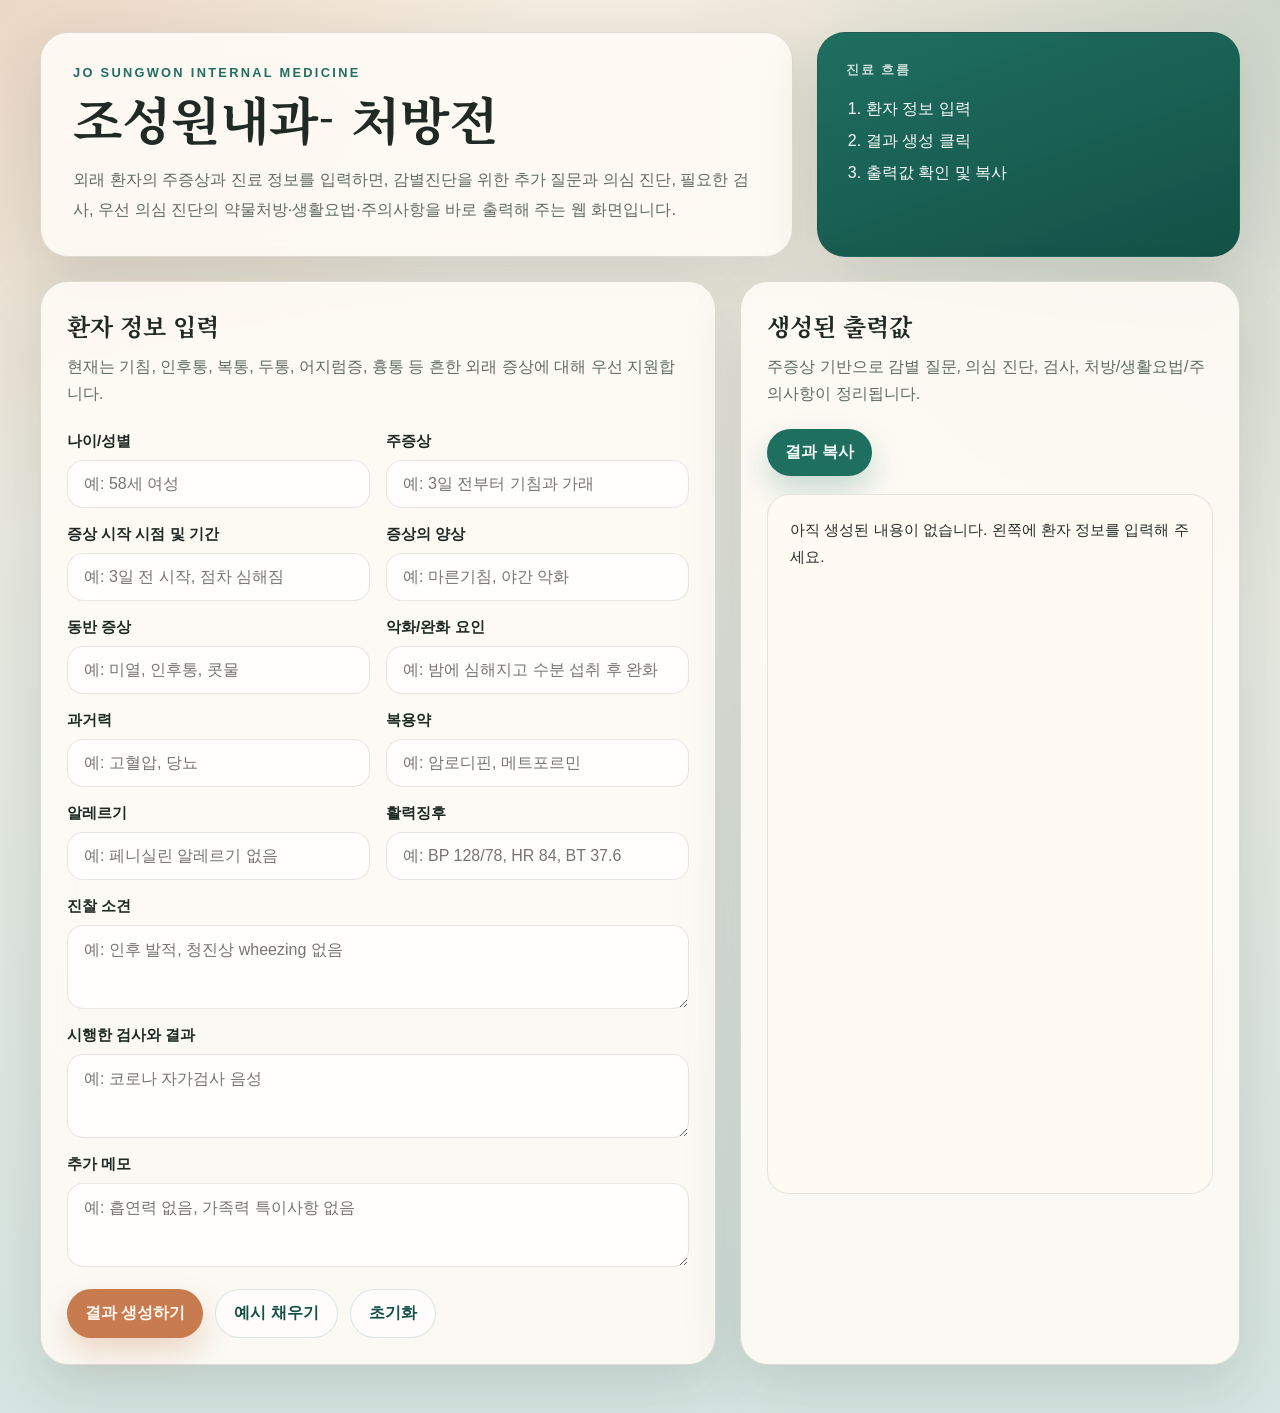
<file: medical-site/index.html>
<!DOCTYPE html>
<html lang="ko">
<head>
  <meta charset="UTF-8">
  <meta name="viewport" content="width=device-width, initial-scale=1.0">
  <title>조성원내과- 처방전</title>
  <link rel="preconnect" href="https://fonts.googleapis.com">
  <link rel="preconnect" href="https://fonts.gstatic.com" crossorigin>
  <link href="https://fonts.googleapis.com/css2?family=Noto+Serif+KR:wght@400;500;600;700&family=SUIT:wght@400;500;600;700;800&display=swap" rel="stylesheet">
  <link rel="stylesheet" href="styles.css">
</head>
<body>
  <div class="page-shell">
    <header class="hero">
      <div class="hero-copy">
        <p class="eyebrow">Jo Sungwon Internal Medicine</p>
        <h1>조성원내과- 처방전</h1>
        <p class="hero-text">
          외래 환자의 주증상과 진료 정보를 입력하면, 감별진단을 위한 추가 질문과 의심 진단,
          필요한 검사, 우선 의심 진단의 약물처방·생활요법·주의사항을 바로 출력해 주는 웹 화면입니다.
        </p>
      </div>
      <div class="hero-card">
        <p class="card-label">진료 흐름</p>
        <ol>
          <li>환자 정보 입력</li>
          <li>결과 생성 클릭</li>
          <li>출력값 확인 및 복사</li>
        </ol>
      </div>
    </header>

    <main class="content-grid">
      <section class="panel form-panel">
        <div class="panel-heading">
          <h2>환자 정보 입력</h2>
          <p>현재는 기침, 인후통, 복통, 두통, 어지럼증, 흉통 등 흔한 외래 증상에 대해 우선 지원합니다.</p>
        </div>

        <form id="patient-form">
          <div class="field-grid">
            <label>
              <span>나이/성별</span>
              <input type="text" name="ageSex" placeholder="예: 58세 여성">
            </label>
            <label>
              <span>주증상</span>
              <input type="text" name="chiefComplaint" placeholder="예: 3일 전부터 기침과 가래">
            </label>
            <label>
              <span>증상 시작 시점 및 기간</span>
              <input type="text" name="onsetDuration" placeholder="예: 3일 전 시작, 점차 심해짐">
            </label>
            <label>
              <span>증상의 양상</span>
              <input type="text" name="character" placeholder="예: 마른기침, 야간 악화">
            </label>
            <label>
              <span>동반 증상</span>
              <input type="text" name="associatedSymptoms" placeholder="예: 미열, 인후통, 콧물">
            </label>
            <label>
              <span>악화/완화 요인</span>
              <input type="text" name="aggravatingRelieving" placeholder="예: 밤에 심해지고 수분 섭취 후 완화">
            </label>
            <label>
              <span>과거력</span>
              <input type="text" name="pastHistory" placeholder="예: 고혈압, 당뇨">
            </label>
            <label>
              <span>복용약</span>
              <input type="text" name="medications" placeholder="예: 암로디핀, 메트포르민">
            </label>
            <label>
              <span>알레르기</span>
              <input type="text" name="allergies" placeholder="예: 페니실린 알레르기 없음">
            </label>
            <label>
              <span>활력징후</span>
              <input type="text" name="vitals" placeholder="예: BP 128/78, HR 84, BT 37.6">
            </label>
            <label class="full-width">
              <span>진찰 소견</span>
              <textarea name="physicalExam" rows="3" placeholder="예: 인후 발적, 청진상 wheezing 없음"></textarea>
            </label>
            <label class="full-width">
              <span>시행한 검사와 결과</span>
              <textarea name="testsDone" rows="3" placeholder="예: 코로나 자가검사 음성"></textarea>
            </label>
            <label class="full-width">
              <span>추가 메모</span>
              <textarea name="additionalNotes" rows="3" placeholder="예: 흡연력 없음, 가족력 특이사항 없음"></textarea>
            </label>
          </div>

          <div class="actions">
            <button type="submit" class="primary-btn">결과 생성하기</button>
            <button type="button" id="fill-sample" class="ghost-btn">예시 채우기</button>
            <button type="reset" class="ghost-btn">초기화</button>
          </div>
        </form>
      </section>

      <section class="panel result-panel">
        <div class="panel-heading">
          <h2>생성된 출력값</h2>
          <p>주증상 기반으로 감별 질문, 의심 진단, 검사, 처방/생활요법/주의사항이 정리됩니다.</p>
        </div>

        <div class="result-actions">
          <button type="button" id="copy-prompt" class="secondary-btn">결과 복사</button>
        </div>

        <pre id="prompt-output" class="prompt-output">아직 생성된 내용이 없습니다. 왼쪽에 환자 정보를 입력해 주세요.</pre>
      </section>
    </main>
  </div>

  <script src="app.js"></script>
</body>
</html>
</file>
<file: styles.css>
:root {
  --bg-top: #f4ecdf;
  --bg-bottom: #d6e5e1;
  --panel: rgba(255, 252, 246, 0.88);
  --panel-strong: #fffaf2;
  --line: rgba(79, 87, 78, 0.18);
  --text: #1f2a24;
  --muted: #5e6d64;
  --brand: #1f6f61;
  --brand-strong: #134f45;
  --accent: #c87b4f;
  --shadow: 0 20px 60px rgba(34, 52, 44, 0.14);
}

* {
  box-sizing: border-box;
}

body {
  margin: 0;
  min-height: 100vh;
  color: var(--text);
  background:
    radial-gradient(circle at top left, rgba(200, 123, 79, 0.18), transparent 28%),
    radial-gradient(circle at top right, rgba(31, 111, 97, 0.18), transparent 32%),
    linear-gradient(180deg, var(--bg-top), var(--bg-bottom));
  font-family: "SUIT", sans-serif;
}

.page-shell {
  width: min(1200px, calc(100% - 32px));
  margin: 0 auto;
  padding: 32px 0 48px;
}

.hero {
  display: grid;
  grid-template-columns: 1.6fr 0.9fr;
  gap: 24px;
  align-items: stretch;
  margin-bottom: 24px;
}

.hero-copy,
.hero-card,
.panel {
  border: 1px solid var(--line);
  border-radius: 28px;
  background: var(--panel);
  box-shadow: var(--shadow);
  backdrop-filter: blur(14px);
}

.hero-copy {
  padding: 32px;
}

.eyebrow {
  margin: 0 0 10px;
  color: var(--brand);
  font-size: 0.8rem;
  font-weight: 800;
  letter-spacing: 0.18em;
  text-transform: uppercase;
}

h1,
h2 {
  font-family: "Noto Serif KR", serif;
}

h1 {
  margin: 0;
  font-size: clamp(2rem, 4vw, 3.5rem);
  line-height: 1.12;
}

.hero-text {
  margin: 18px 0 0;
  max-width: 760px;
  color: var(--muted);
  font-size: 1.02rem;
  line-height: 1.8;
}

.hero-card {
  padding: 28px;
  background:
    linear-gradient(160deg, rgba(31, 111, 97, 0.92), rgba(19, 79, 69, 0.96)),
    var(--brand);
  color: #f8fbf9;
}

.card-label {
  margin: 0 0 14px;
  font-size: 0.84rem;
  font-weight: 700;
  letter-spacing: 0.14em;
  text-transform: uppercase;
  opacity: 0.78;
}

.hero-card ol {
  margin: 0;
  padding-left: 20px;
  line-height: 2;
  font-size: 1rem;
}

.content-grid {
  display: grid;
  grid-template-columns: 1.15fr 0.85fr;
  gap: 24px;
}

.panel {
  padding: 26px;
}

.panel-heading h2 {
  margin: 0;
  font-size: 1.5rem;
}

.panel-heading p {
  margin: 10px 0 0;
  color: var(--muted);
  line-height: 1.7;
}

.field-grid {
  display: grid;
  grid-template-columns: 1fr 1fr;
  gap: 16px;
  margin-top: 24px;
}

label {
  display: flex;
  flex-direction: column;
  gap: 8px;
}

label span {
  font-size: 0.95rem;
  font-weight: 700;
}

input,
textarea {
  width: 100%;
  border: 1px solid rgba(79, 87, 78, 0.14);
  border-radius: 16px;
  padding: 14px 16px;
  background: rgba(255, 255, 255, 0.85);
  color: var(--text);
  font: inherit;
  transition: border-color 180ms ease, box-shadow 180ms ease, transform 180ms ease;
}

input:focus,
textarea:focus {
  outline: none;
  border-color: rgba(31, 111, 97, 0.52);
  box-shadow: 0 0 0 4px rgba(31, 111, 97, 0.12);
  transform: translateY(-1px);
}

textarea {
  resize: vertical;
}

.full-width {
  grid-column: 1 / -1;
}

.actions,
.result-actions {
  display: flex;
  flex-wrap: wrap;
  gap: 12px;
  margin-top: 22px;
}

button {
  border: 0;
  border-radius: 999px;
  padding: 13px 18px;
  font: inherit;
  font-weight: 700;
  cursor: pointer;
  transition: transform 180ms ease, opacity 180ms ease, box-shadow 180ms ease;
}

button:hover {
  transform: translateY(-1px);
}

.primary-btn {
  background: var(--accent);
  color: #fff8f3;
  box-shadow: 0 14px 30px rgba(200, 123, 79, 0.28);
}

.secondary-btn {
  background: var(--brand);
  color: #f4f9f8;
  box-shadow: 0 14px 30px rgba(31, 111, 97, 0.24);
}

.ghost-btn {
  background: rgba(255, 255, 255, 0.7);
  color: var(--brand-strong);
  border: 1px solid rgba(31, 111, 97, 0.16);
}

.prompt-output {
  min-height: 700px;
  margin: 18px 0 0;
  border-radius: 22px;
  border: 1px solid rgba(79, 87, 78, 0.14);
  padding: 22px;
  background: var(--panel-strong);
  color: #21312a;
  white-space: pre-wrap;
  word-break: break-word;
  line-height: 1.7;
  font-family: "SUIT", sans-serif;
  font-size: 0.96rem;
}

.panel,
.hero-copy,
.hero-card,
.prompt-output {
  animation: rise 500ms ease both;
}

@keyframes rise {
  from {
    opacity: 0;
    transform: translateY(12px);
  }
  to {
    opacity: 1;
    transform: translateY(0);
  }
}

@media (max-width: 980px) {
  .hero,
  .content-grid {
    grid-template-columns: 1fr;
  }

  .field-grid {
    grid-template-columns: 1fr;
  }

  .full-width {
    grid-column: auto;
  }

  .prompt-output {
    min-height: 520px;
  }
}

@media (max-width: 640px) {
  .page-shell {
    width: min(100% - 20px, 1200px);
    padding-top: 18px;
  }

  .hero-copy,
  .hero-card,
  .panel {
    padding: 20px;
    border-radius: 22px;
  }

  h1 {
    font-size: 2rem;
  }

  .actions,
  .result-actions {
    flex-direction: column;
  }

  button {
    width: 100%;
  }
}
</file>
<file: medical-site-v7/styles.css>
:root {
  --bg-top: #f4ecdf;
  --bg-bottom: #d6e5e1;
  --panel: rgba(255, 252, 246, 0.88);
  --panel-strong: #fffaf2;
  --line: rgba(79, 87, 78, 0.18);
  --text: #1f2a24;
  --muted: #5e6d64;
  --brand: #1f6f61;
  --brand-strong: #134f45;
  --accent: #c87b4f;
  --shadow: 0 20px 60px rgba(34, 52, 44, 0.14);
}

* {
  box-sizing: border-box;
}

body {
  margin: 0;
  min-height: 100vh;
  color: var(--text);
  background:
    radial-gradient(circle at top left, rgba(200, 123, 79, 0.18), transparent 28%),
    radial-gradient(circle at top right, rgba(31, 111, 97, 0.18), transparent 32%),
    linear-gradient(180deg, var(--bg-top), var(--bg-bottom));
  font-family: "SUIT", sans-serif;
}

.page-shell {
  width: min(1200px, calc(100% - 32px));
  margin: 0 auto;
  padding: 32px 0 48px;
}

.hero {
  display: grid;
  grid-template-columns: 1.6fr 0.9fr;
  gap: 24px;
  align-items: stretch;
  margin-bottom: 24px;
}

.hero-copy,
.hero-card,
.panel {
  border: 1px solid var(--line);
  border-radius: 28px;
  background: var(--panel);
  box-shadow: var(--shadow);
  backdrop-filter: blur(14px);
}

.hero-copy {
  padding: 32px;
}

.eyebrow {
  margin: 0 0 10px;
  color: var(--brand);
  font-size: 0.8rem;
  font-weight: 800;
  letter-spacing: 0.18em;
  text-transform: uppercase;
}

h1,
h2 {
  font-family: "Noto Serif KR", serif;
}

h1 {
  margin: 0;
  font-size: clamp(2rem, 4vw, 3.5rem);
  line-height: 1.12;
}

.hero-text {
  margin: 18px 0 0;
  max-width: 760px;
  color: var(--muted);
  font-size: 1.02rem;
  line-height: 1.8;
}

.hero-card {
  padding: 28px;
  background:
    linear-gradient(160deg, rgba(31, 111, 97, 0.92), rgba(19, 79, 69, 0.96)),
    var(--brand);
  color: #f8fbf9;
}

.card-label {
  margin: 0 0 14px;
  font-size: 0.84rem;
  font-weight: 700;
  letter-spacing: 0.14em;
  text-transform: uppercase;
  opacity: 0.78;
}

.hero-card ol {
  margin: 0;
  padding-left: 20px;
  line-height: 2;
  font-size: 1rem;
}

.content-grid {
  display: grid;
  grid-template-columns: 1.15fr 0.85fr;
  gap: 24px;
}

.panel {
  padding: 26px;
}

.panel-heading h2 {
  margin: 0;
  font-size: 1.5rem;
}

.panel-heading p {
  margin: 0;
  color: var(--muted);
  line-height: 1.7;
}

.field-grid {
  display: grid;
  grid-template-columns: 1fr 1fr;
  gap: 16px;
  margin-top: 24px;
}

label {
  display: flex;
  flex-direction: column;
  gap: 8px;
}

label span {
  font-size: 0.95rem;
  font-weight: 700;
}

input,
textarea {
  width: 100%;
  border: 1px solid rgba(79, 87, 78, 0.14);
  border-radius: 16px;
  padding: 14px 16px;
  background: rgba(255, 255, 255, 0.85);
  color: var(--text);
  font: inherit;
  transition: border-color 180ms ease, box-shadow 180ms ease, transform 180ms ease;
}

input:focus,
textarea:focus {
  outline: none;
  border-color: rgba(31, 111, 97, 0.52);
  box-shadow: 0 0 0 4px rgba(31, 111, 97, 0.12);
  transform: translateY(-1px);
}

textarea {
  resize: vertical;
}

.full-width {
  grid-column: 1 / -1;
}

.actions,
.result-actions {
  display: flex;
  flex-wrap: wrap;
  gap: 12px;
  margin-top: 22px;
}

button {
  border: 0;
  border-radius: 999px;
  padding: 13px 18px;
  font: inherit;
  font-weight: 700;
  cursor: pointer;
  transition: transform 180ms ease, opacity 180ms ease, box-shadow 180ms ease;
}

button:hover {
  transform: translateY(-1px);
}

.primary-btn {
  background: var(--accent);
  color: #fff8f3;
  box-shadow: 0 14px 30px rgba(200, 123, 79, 0.28);
}

.secondary-btn {
  background: var(--brand);
  color: #f4f9f8;
  box-shadow: 0 14px 30px rgba(31, 111, 97, 0.24);
}

.ghost-btn {
  background: rgba(255, 255, 255, 0.7);
  color: var(--brand-strong);
  border: 1px solid rgba(31, 111, 97, 0.16);
}

.prompt-output {
  min-height: 700px;
  margin: 18px 0 0;
  border-radius: 22px;
  border: 1px solid rgba(79, 87, 78, 0.14);
  padding: 22px;
  background: var(--panel-strong);
  color: #21312a;
  line-height: 1.7;
  font-family: "SUIT", sans-serif;
  font-size: 0.96rem;
}

.empty-state {
  display: flex;
  align-items: center;
  justify-content: center;
  color: var(--muted);
}

.result-block {
  border: 1px solid rgba(79, 87, 78, 0.12);
  border-radius: 18px;
  padding: 18px;
  background: rgba(255, 255, 255, 0.72);
}

.result-block + .result-block {
  margin-top: 14px;
}

.result-block h3 {
  margin: 0 0 10px;
  font-family: "Noto Serif KR", serif;
  font-size: 1.15rem;
}

.result-block p {
  margin: 0;
}

.result-list {
  margin: 0;
  padding-left: 20px;
}

.result-list li + li {
  margin-top: 8px;
}

.diagnosis-stack {
  display: grid;
  gap: 12px;
}

.diagnosis-pane {
  padding: 14px 0;
  border-top: 1px solid rgba(79, 87, 78, 0.12);
}

.diagnosis-pane:first-of-type {
  border-top: 0;
  padding-top: 0;
}

.diagnosis-pane:last-of-type {
  padding-bottom: 0;
}

.diagnosis-pane h4 {
  margin: 0 0 8px;
  font-size: 1rem;
}

.section-label {
  display: inline-block;
  margin-bottom: 8px;
  color: var(--brand);
  font-size: 1rem;
  font-weight: 800;
  letter-spacing: 0.08em;
  text-transform: uppercase;
}

.patient-sheet {
  margin-top: 18px;
  padding-top: 18px;
  border-top: 2px dashed rgba(79, 87, 78, 0.2);
}

.patient-card {
  padding: 22px;
  border-radius: 20px;
  background: #fffdf8;
  border: 1px solid rgba(79, 87, 78, 0.12);
}

.patient-card h3 {
  margin: 0 0 10px;
  font-family: "Noto Serif KR", serif;
}

.patient-card h4 {
  margin: 18px 0 8px;
  font-size: 1rem;
}

.patient-select-row {
  display: flex;
  align-items: center;
  gap: 10px;
  margin: 18px 0 8px;
}

.patient-select-row:first-of-type {
  margin-top: 0;
}

.patient-check {
  width: 18px;
  height: 18px;
  margin: 0;
  accent-color: var(--brand);
  cursor: pointer;
}

.patient-select-row h4 {
  margin: 0;
  font-size: 1rem;
}

.patient-item.is-hidden {
  display: none;
}

.patient-card p {
  margin: 0;
}

.patient-divider {
  margin: 16px 0;
  border: 0;
  border-top: 1px solid rgba(79, 87, 78, 0.14);
}

@media print {
  body {
    background: #ffffff;
  }

  .hero,
  .form-panel,
  .result-actions,
  .panel-heading,
  .result-block {
    display: none !important;
  }

  .content-grid {
    display: block;
  }

  .result-panel,
  .prompt-output,
  .patient-card {
    border: 0;
    box-shadow: none;
    background: #ffffff;
    padding: 0;
  }

  .patient-sheet {
    margin-top: 0;
    padding-top: 0;
    border-top: 0;
  }

  .section-label {
    font-size: 1.2rem;
    margin-bottom: 12px;
  }

  .patient-check {
    display: none;
  }
}

.panel,
.hero-copy,
.hero-card,
.prompt-output {
  animation: rise 500ms ease both;
}

@keyframes rise {
  from {
    opacity: 0;
    transform: translateY(12px);
  }
  to {
    opacity: 1;
    transform: translateY(0);
  }
}

@media (max-width: 980px) {
  .hero,
  .content-grid {
    grid-template-columns: 1fr;
  }

  .field-grid {
    grid-template-columns: 1fr;
  }

  .full-width {
    grid-column: auto;
  }

  .prompt-output {
    min-height: 520px;
  }
}

@media (max-width: 640px) {
  .page-shell {
    width: min(100% - 20px, 1200px);
    padding-top: 18px;
  }

  .hero-copy,
  .hero-card,
  .panel {
    padding: 20px;
    border-radius: 22px;
  }

  h1 {
    font-size: 2rem;
  }

  .actions,
  .result-actions {
    flex-direction: column;
  }

  button {
    width: 100%;
  }
}
</file>
<file: medical-site-v2/styles.css>
:root {
  --bg-top: #f4ecdf;
  --bg-bottom: #d6e5e1;
  --panel: rgba(255, 252, 246, 0.88);
  --panel-strong: #fffaf2;
  --line: rgba(79, 87, 78, 0.18);
  --text: #1f2a24;
  --muted: #5e6d64;
  --brand: #1f6f61;
  --brand-strong: #134f45;
  --accent: #c87b4f;
  --shadow: 0 20px 60px rgba(34, 52, 44, 0.14);
}

* {
  box-sizing: border-box;
}

body {
  margin: 0;
  min-height: 100vh;
  color: var(--text);
  background:
    radial-gradient(circle at top left, rgba(200, 123, 79, 0.18), transparent 28%),
    radial-gradient(circle at top right, rgba(31, 111, 97, 0.18), transparent 32%),
    linear-gradient(180deg, var(--bg-top), var(--bg-bottom));
  font-family: "SUIT", sans-serif;
}

.page-shell {
  width: min(1200px, calc(100% - 32px));
  margin: 0 auto;
  padding: 32px 0 48px;
}

.hero {
  display: grid;
  grid-template-columns: 1.6fr 0.9fr;
  gap: 24px;
  align-items: stretch;
  margin-bottom: 24px;
}

.hero-copy,
.hero-card,
.panel {
  border: 1px solid var(--line);
  border-radius: 28px;
  background: var(--panel);
  box-shadow: var(--shadow);
  backdrop-filter: blur(14px);
}

.hero-copy {
  padding: 32px;
}

.eyebrow {
  margin: 0 0 10px;
  color: var(--brand);
  font-size: 0.8rem;
  font-weight: 800;
  letter-spacing: 0.18em;
  text-transform: uppercase;
}

h1,
h2 {
  font-family: "Noto Serif KR", serif;
}

h1 {
  margin: 0;
  font-size: clamp(2rem, 4vw, 3.5rem);
  line-height: 1.12;
}

.hero-text {
  margin: 18px 0 0;
  max-width: 760px;
  color: var(--muted);
  font-size: 1.02rem;
  line-height: 1.8;
}

.hero-card {
  padding: 28px;
  background:
    linear-gradient(160deg, rgba(31, 111, 97, 0.92), rgba(19, 79, 69, 0.96)),
    var(--brand);
  color: #f8fbf9;
}

.card-label {
  margin: 0 0 14px;
  font-size: 0.84rem;
  font-weight: 700;
  letter-spacing: 0.14em;
  text-transform: uppercase;
  opacity: 0.78;
}

.hero-card ol {
  margin: 0;
  padding-left: 20px;
  line-height: 2;
  font-size: 1rem;
}

.content-grid {
  display: grid;
  grid-template-columns: 1.15fr 0.85fr;
  gap: 24px;
}

.panel {
  padding: 26px;
}

.panel-heading h2 {
  margin: 0;
  font-size: 1.5rem;
}

.panel-heading p {
  margin: 10px 0 0;
  color: var(--muted);
  line-height: 1.7;
}

.field-grid {
  display: grid;
  grid-template-columns: 1fr 1fr;
  gap: 16px;
  margin-top: 24px;
}

label {
  display: flex;
  flex-direction: column;
  gap: 8px;
}

label span {
  font-size: 0.95rem;
  font-weight: 700;
}

input,
textarea {
  width: 100%;
  border: 1px solid rgba(79, 87, 78, 0.14);
  border-radius: 16px;
  padding: 14px 16px;
  background: rgba(255, 255, 255, 0.85);
  color: var(--text);
  font: inherit;
  transition: border-color 180ms ease, box-shadow 180ms ease, transform 180ms ease;
}

input:focus,
textarea:focus {
  outline: none;
  border-color: rgba(31, 111, 97, 0.52);
  box-shadow: 0 0 0 4px rgba(31, 111, 97, 0.12);
  transform: translateY(-1px);
}

textarea {
  resize: vertical;
}

.full-width {
  grid-column: 1 / -1;
}

.actions,
.result-actions {
  display: flex;
  flex-wrap: wrap;
  gap: 12px;
  margin-top: 22px;
}

button {
  border: 0;
  border-radius: 999px;
  padding: 13px 18px;
  font: inherit;
  font-weight: 700;
  cursor: pointer;
  transition: transform 180ms ease, opacity 180ms ease, box-shadow 180ms ease;
}

button:hover {
  transform: translateY(-1px);
}

.primary-btn {
  background: var(--accent);
  color: #fff8f3;
  box-shadow: 0 14px 30px rgba(200, 123, 79, 0.28);
}

.secondary-btn {
  background: var(--brand);
  color: #f4f9f8;
  box-shadow: 0 14px 30px rgba(31, 111, 97, 0.24);
}

.ghost-btn {
  background: rgba(255, 255, 255, 0.7);
  color: var(--brand-strong);
  border: 1px solid rgba(31, 111, 97, 0.16);
}

.prompt-output {
  min-height: 700px;
  margin: 18px 0 0;
  border-radius: 22px;
  border: 1px solid rgba(79, 87, 78, 0.14);
  padding: 22px;
  background: var(--panel-strong);
  color: #21312a;
  line-height: 1.7;
  font-family: "SUIT", sans-serif;
  font-size: 0.96rem;
}

.empty-state {
  display: flex;
  align-items: center;
  justify-content: center;
  color: var(--muted);
}

.result-block {
  border: 1px solid rgba(79, 87, 78, 0.12);
  border-radius: 18px;
  padding: 18px;
  background: rgba(255, 255, 255, 0.72);
}

.result-block + .result-block {
  margin-top: 14px;
}

.result-block h3 {
  margin: 0 0 10px;
  font-family: "Noto Serif KR", serif;
  font-size: 1.15rem;
}

.result-block p {
  margin: 0;
}

.result-list {
  margin: 0;
  padding-left: 20px;
}

.result-list li + li {
  margin-top: 8px;
}

.diagnosis-stack {
  display: grid;
  gap: 12px;
}

.diagnosis-pane {
  padding: 14px 0;
  border-top: 1px solid rgba(79, 87, 78, 0.12);
}

.diagnosis-pane:first-of-type {
  border-top: 0;
  padding-top: 0;
}

.diagnosis-pane:last-of-type {
  padding-bottom: 0;
}

.diagnosis-pane h4 {
  margin: 0 0 8px;
  font-size: 1rem;
}

.section-label {
  display: inline-block;
  margin-bottom: 8px;
  color: var(--brand);
  font-size: 0.82rem;
  font-weight: 800;
  letter-spacing: 0.08em;
  text-transform: uppercase;
}

.patient-sheet {
  margin-top: 18px;
  padding-top: 18px;
  border-top: 2px dashed rgba(79, 87, 78, 0.2);
}

.patient-card {
  padding: 22px;
  border-radius: 20px;
  background: #fffdf8;
  border: 1px solid rgba(79, 87, 78, 0.12);
}

.patient-card h3 {
  margin: 0 0 10px;
  font-family: "Noto Serif KR", serif;
}

.patient-card h4 {
  margin: 18px 0 8px;
  font-size: 1rem;
}

.patient-card p {
  margin: 0;
}

.patient-divider {
  margin: 16px 0;
  border: 0;
  border-top: 1px solid rgba(79, 87, 78, 0.14);
}

@media print {
  body {
    background: #ffffff;
  }

  .hero,
  .form-panel,
  .result-actions,
  .panel-heading p {
    display: none !important;
  }

  .content-grid {
    display: block;
  }

  .result-panel,
  .prompt-output,
  .patient-card {
    border: 0;
    box-shadow: none;
    background: #ffffff;
    padding: 0;
  }

  .result-block {
    break-inside: avoid;
  }

  .patient-sheet {
    page-break-before: always;
    border-top: 0;
    padding-top: 0;
  }
}

.panel,
.hero-copy,
.hero-card,
.prompt-output {
  animation: rise 500ms ease both;
}

@keyframes rise {
  from {
    opacity: 0;
    transform: translateY(12px);
  }
  to {
    opacity: 1;
    transform: translateY(0);
  }
}

@media (max-width: 980px) {
  .hero,
  .content-grid {
    grid-template-columns: 1fr;
  }

  .field-grid {
    grid-template-columns: 1fr;
  }

  .full-width {
    grid-column: auto;
  }

  .prompt-output {
    min-height: 520px;
  }
}

@media (max-width: 640px) {
  .page-shell {
    width: min(100% - 20px, 1200px);
    padding-top: 18px;
  }

  .hero-copy,
  .hero-card,
  .panel {
    padding: 20px;
    border-radius: 22px;
  }

  h1 {
    font-size: 2rem;
  }

  .actions,
  .result-actions {
    flex-direction: column;
  }

  button {
    width: 100%;
  }
}
</file>
<file: medical-site-v3/styles.css>
:root {
  --bg-top: #f4ecdf;
  --bg-bottom: #d6e5e1;
  --panel: rgba(255, 252, 246, 0.88);
  --panel-strong: #fffaf2;
  --line: rgba(79, 87, 78, 0.18);
  --text: #1f2a24;
  --muted: #5e6d64;
  --brand: #1f6f61;
  --brand-strong: #134f45;
  --accent: #c87b4f;
  --shadow: 0 20px 60px rgba(34, 52, 44, 0.14);
}

* {
  box-sizing: border-box;
}

body {
  margin: 0;
  min-height: 100vh;
  color: var(--text);
  background:
    radial-gradient(circle at top left, rgba(200, 123, 79, 0.18), transparent 28%),
    radial-gradient(circle at top right, rgba(31, 111, 97, 0.18), transparent 32%),
    linear-gradient(180deg, var(--bg-top), var(--bg-bottom));
  font-family: "SUIT", sans-serif;
}

.page-shell {
  width: min(1200px, calc(100% - 32px));
  margin: 0 auto;
  padding: 32px 0 48px;
}

.hero {
  display: grid;
  grid-template-columns: 1.6fr 0.9fr;
  gap: 24px;
  align-items: stretch;
  margin-bottom: 24px;
}

.hero-copy,
.hero-card,
.panel {
  border: 1px solid var(--line);
  border-radius: 28px;
  background: var(--panel);
  box-shadow: var(--shadow);
  backdrop-filter: blur(14px);
}

.hero-copy {
  padding: 32px;
}

.eyebrow {
  margin: 0 0 10px;
  color: var(--brand);
  font-size: 0.8rem;
  font-weight: 800;
  letter-spacing: 0.18em;
  text-transform: uppercase;
}

h1,
h2 {
  font-family: "Noto Serif KR", serif;
}

h1 {
  margin: 0;
  font-size: clamp(2rem, 4vw, 3.5rem);
  line-height: 1.12;
}

.hero-text {
  margin: 18px 0 0;
  max-width: 760px;
  color: var(--muted);
  font-size: 1.02rem;
  line-height: 1.8;
}

.hero-card {
  padding: 28px;
  background:
    linear-gradient(160deg, rgba(31, 111, 97, 0.92), rgba(19, 79, 69, 0.96)),
    var(--brand);
  color: #f8fbf9;
}

.card-label {
  margin: 0 0 14px;
  font-size: 0.84rem;
  font-weight: 700;
  letter-spacing: 0.14em;
  text-transform: uppercase;
  opacity: 0.78;
}

.hero-card ol {
  margin: 0;
  padding-left: 20px;
  line-height: 2;
  font-size: 1rem;
}

.content-grid {
  display: grid;
  grid-template-columns: 1.15fr 0.85fr;
  gap: 24px;
}

.panel {
  padding: 26px;
}

.panel-heading h2 {
  margin: 0;
  font-size: 1.5rem;
}

.panel-heading p {
  margin: 10px 0 0;
  color: var(--muted);
  line-height: 1.7;
}

.field-grid {
  display: grid;
  grid-template-columns: 1fr 1fr;
  gap: 16px;
  margin-top: 24px;
}

label {
  display: flex;
  flex-direction: column;
  gap: 8px;
}

label span {
  font-size: 0.95rem;
  font-weight: 700;
}

input,
textarea {
  width: 100%;
  border: 1px solid rgba(79, 87, 78, 0.14);
  border-radius: 16px;
  padding: 14px 16px;
  background: rgba(255, 255, 255, 0.85);
  color: var(--text);
  font: inherit;
  transition: border-color 180ms ease, box-shadow 180ms ease, transform 180ms ease;
}

input:focus,
textarea:focus {
  outline: none;
  border-color: rgba(31, 111, 97, 0.52);
  box-shadow: 0 0 0 4px rgba(31, 111, 97, 0.12);
  transform: translateY(-1px);
}

textarea {
  resize: vertical;
}

.full-width {
  grid-column: 1 / -1;
}

.actions,
.result-actions {
  display: flex;
  flex-wrap: wrap;
  gap: 12px;
  margin-top: 22px;
}

button {
  border: 0;
  border-radius: 999px;
  padding: 13px 18px;
  font: inherit;
  font-weight: 700;
  cursor: pointer;
  transition: transform 180ms ease, opacity 180ms ease, box-shadow 180ms ease;
}

button:hover {
  transform: translateY(-1px);
}

.primary-btn {
  background: var(--accent);
  color: #fff8f3;
  box-shadow: 0 14px 30px rgba(200, 123, 79, 0.28);
}

.secondary-btn {
  background: var(--brand);
  color: #f4f9f8;
  box-shadow: 0 14px 30px rgba(31, 111, 97, 0.24);
}

.ghost-btn {
  background: rgba(255, 255, 255, 0.7);
  color: var(--brand-strong);
  border: 1px solid rgba(31, 111, 97, 0.16);
}

.prompt-output {
  min-height: 700px;
  margin: 18px 0 0;
  border-radius: 22px;
  border: 1px solid rgba(79, 87, 78, 0.14);
  padding: 22px;
  background: var(--panel-strong);
  color: #21312a;
  line-height: 1.7;
  font-family: "SUIT", sans-serif;
  font-size: 0.96rem;
}

.empty-state {
  display: flex;
  align-items: center;
  justify-content: center;
  color: var(--muted);
}

.result-block {
  border: 1px solid rgba(79, 87, 78, 0.12);
  border-radius: 18px;
  padding: 18px;
  background: rgba(255, 255, 255, 0.72);
}

.result-block + .result-block {
  margin-top: 14px;
}

.result-block h3 {
  margin: 0 0 10px;
  font-family: "Noto Serif KR", serif;
  font-size: 1.15rem;
}

.result-block p {
  margin: 0;
}

.result-list {
  margin: 0;
  padding-left: 20px;
}

.result-list li + li {
  margin-top: 8px;
}

.diagnosis-stack {
  display: grid;
  gap: 12px;
}

.diagnosis-pane {
  padding: 14px 0;
  border-top: 1px solid rgba(79, 87, 78, 0.12);
}

.diagnosis-pane:first-of-type {
  border-top: 0;
  padding-top: 0;
}

.diagnosis-pane:last-of-type {
  padding-bottom: 0;
}

.diagnosis-pane h4 {
  margin: 0 0 8px;
  font-size: 1rem;
}

.section-label {
  display: inline-block;
  margin-bottom: 8px;
  color: var(--brand);
  font-size: 0.82rem;
  font-weight: 800;
  letter-spacing: 0.08em;
  text-transform: uppercase;
}

.patient-sheet {
  margin-top: 18px;
  padding-top: 18px;
  border-top: 2px dashed rgba(79, 87, 78, 0.2);
}

.patient-card {
  padding: 22px;
  border-radius: 20px;
  background: #fffdf8;
  border: 1px solid rgba(79, 87, 78, 0.12);
}

.patient-card h3 {
  margin: 0 0 10px;
  font-family: "Noto Serif KR", serif;
}

.patient-card h4 {
  margin: 18px 0 8px;
  font-size: 1rem;
}

.patient-card p {
  margin: 0;
}

.patient-divider {
  margin: 16px 0;
  border: 0;
  border-top: 1px solid rgba(79, 87, 78, 0.14);
}

@media print {
  body {
    background: #ffffff;
  }

  .hero,
  .form-panel,
  .result-actions,
  .panel-heading p {
    display: none !important;
  }

  .content-grid {
    display: block;
  }

  .result-panel,
  .prompt-output,
  .patient-card {
    border: 0;
    box-shadow: none;
    background: #ffffff;
    padding: 0;
  }

  .result-block {
    break-inside: avoid;
  }

  .patient-sheet {
    page-break-before: always;
    border-top: 0;
    padding-top: 0;
  }
}

.panel,
.hero-copy,
.hero-card,
.prompt-output {
  animation: rise 500ms ease both;
}

@keyframes rise {
  from {
    opacity: 0;
    transform: translateY(12px);
  }
  to {
    opacity: 1;
    transform: translateY(0);
  }
}

@media (max-width: 980px) {
  .hero,
  .content-grid {
    grid-template-columns: 1fr;
  }

  .field-grid {
    grid-template-columns: 1fr;
  }

  .full-width {
    grid-column: auto;
  }

  .prompt-output {
    min-height: 520px;
  }
}

@media (max-width: 640px) {
  .page-shell {
    width: min(100% - 20px, 1200px);
    padding-top: 18px;
  }

  .hero-copy,
  .hero-card,
  .panel {
    padding: 20px;
    border-radius: 22px;
  }

  h1 {
    font-size: 2rem;
  }

  .actions,
  .result-actions {
    flex-direction: column;
  }

  button {
    width: 100%;
  }
}
</file>
<file: medical-site-v5/styles.css>
:root {
  --bg-top: #f4ecdf;
  --bg-bottom: #d6e5e1;
  --panel: rgba(255, 252, 246, 0.88);
  --panel-strong: #fffaf2;
  --line: rgba(79, 87, 78, 0.18);
  --text: #1f2a24;
  --muted: #5e6d64;
  --brand: #1f6f61;
  --brand-strong: #134f45;
  --accent: #c87b4f;
  --shadow: 0 20px 60px rgba(34, 52, 44, 0.14);
}

* {
  box-sizing: border-box;
}

body {
  margin: 0;
  min-height: 100vh;
  color: var(--text);
  background:
    radial-gradient(circle at top left, rgba(200, 123, 79, 0.18), transparent 28%),
    radial-gradient(circle at top right, rgba(31, 111, 97, 0.18), transparent 32%),
    linear-gradient(180deg, var(--bg-top), var(--bg-bottom));
  font-family: "SUIT", sans-serif;
}

.page-shell {
  width: min(1200px, calc(100% - 32px));
  margin: 0 auto;
  padding: 32px 0 48px;
}

.hero {
  display: grid;
  grid-template-columns: 1.6fr 0.9fr;
  gap: 24px;
  align-items: stretch;
  margin-bottom: 24px;
}

.hero-copy,
.hero-card,
.panel {
  border: 1px solid var(--line);
  border-radius: 28px;
  background: var(--panel);
  box-shadow: var(--shadow);
  backdrop-filter: blur(14px);
}

.hero-copy {
  padding: 32px;
}

.eyebrow {
  margin: 0 0 10px;
  color: var(--brand);
  font-size: 0.8rem;
  font-weight: 800;
  letter-spacing: 0.18em;
  text-transform: uppercase;
}

h1,
h2 {
  font-family: "Noto Serif KR", serif;
}

h1 {
  margin: 0;
  font-size: clamp(2rem, 4vw, 3.5rem);
  line-height: 1.12;
}

.hero-text {
  margin: 18px 0 0;
  max-width: 760px;
  color: var(--muted);
  font-size: 1.02rem;
  line-height: 1.8;
}

.hero-card {
  padding: 28px;
  background:
    linear-gradient(160deg, rgba(31, 111, 97, 0.92), rgba(19, 79, 69, 0.96)),
    var(--brand);
  color: #f8fbf9;
}

.card-label {
  margin: 0 0 14px;
  font-size: 0.84rem;
  font-weight: 700;
  letter-spacing: 0.14em;
  text-transform: uppercase;
  opacity: 0.78;
}

.hero-card ol {
  margin: 0;
  padding-left: 20px;
  line-height: 2;
  font-size: 1rem;
}

.content-grid {
  display: grid;
  grid-template-columns: 1.15fr 0.85fr;
  gap: 24px;
}

.panel {
  padding: 26px;
}

.panel-heading h2 {
  margin: 0;
  font-size: 1.5rem;
}

.panel-heading p {
  margin: 10px 0 0;
  color: var(--muted);
  line-height: 1.7;
}

.field-grid {
  display: grid;
  grid-template-columns: 1fr 1fr;
  gap: 16px;
  margin-top: 24px;
}

label {
  display: flex;
  flex-direction: column;
  gap: 8px;
}

label span {
  font-size: 0.95rem;
  font-weight: 700;
}

input,
textarea {
  width: 100%;
  border: 1px solid rgba(79, 87, 78, 0.14);
  border-radius: 16px;
  padding: 14px 16px;
  background: rgba(255, 255, 255, 0.85);
  color: var(--text);
  font: inherit;
  transition: border-color 180ms ease, box-shadow 180ms ease, transform 180ms ease;
}

input:focus,
textarea:focus {
  outline: none;
  border-color: rgba(31, 111, 97, 0.52);
  box-shadow: 0 0 0 4px rgba(31, 111, 97, 0.12);
  transform: translateY(-1px);
}

textarea {
  resize: vertical;
}

.full-width {
  grid-column: 1 / -1;
}

.actions,
.result-actions {
  display: flex;
  flex-wrap: wrap;
  gap: 12px;
  margin-top: 22px;
}

button {
  border: 0;
  border-radius: 999px;
  padding: 13px 18px;
  font: inherit;
  font-weight: 700;
  cursor: pointer;
  transition: transform 180ms ease, opacity 180ms ease, box-shadow 180ms ease;
}

button:hover {
  transform: translateY(-1px);
}

.primary-btn {
  background: var(--accent);
  color: #fff8f3;
  box-shadow: 0 14px 30px rgba(200, 123, 79, 0.28);
}

.secondary-btn {
  background: var(--brand);
  color: #f4f9f8;
  box-shadow: 0 14px 30px rgba(31, 111, 97, 0.24);
}

.ghost-btn {
  background: rgba(255, 255, 255, 0.7);
  color: var(--brand-strong);
  border: 1px solid rgba(31, 111, 97, 0.16);
}

.prompt-output {
  min-height: 700px;
  margin: 18px 0 0;
  border-radius: 22px;
  border: 1px solid rgba(79, 87, 78, 0.14);
  padding: 22px;
  background: var(--panel-strong);
  color: #21312a;
  line-height: 1.7;
  font-family: "SUIT", sans-serif;
  font-size: 0.96rem;
}

.empty-state {
  display: flex;
  align-items: center;
  justify-content: center;
  color: var(--muted);
}

.result-block {
  border: 1px solid rgba(79, 87, 78, 0.12);
  border-radius: 18px;
  padding: 18px;
  background: rgba(255, 255, 255, 0.72);
}

.result-block + .result-block {
  margin-top: 14px;
}

.result-block h3 {
  margin: 0 0 10px;
  font-family: "Noto Serif KR", serif;
  font-size: 1.15rem;
}

.result-block p {
  margin: 0;
}

.result-list {
  margin: 0;
  padding-left: 20px;
}

.result-list li + li {
  margin-top: 8px;
}

.diagnosis-stack {
  display: grid;
  gap: 12px;
}

.diagnosis-pane {
  padding: 14px 0;
  border-top: 1px solid rgba(79, 87, 78, 0.12);
}

.diagnosis-pane:first-of-type {
  border-top: 0;
  padding-top: 0;
}

.diagnosis-pane:last-of-type {
  padding-bottom: 0;
}

.diagnosis-pane h4 {
  margin: 0 0 8px;
  font-size: 1rem;
}

.section-label {
  display: inline-block;
  margin-bottom: 8px;
  color: var(--brand);
  font-size: 0.82rem;
  font-weight: 800;
  letter-spacing: 0.08em;
  text-transform: uppercase;
}

.patient-sheet {
  margin-top: 18px;
  padding-top: 18px;
  border-top: 2px dashed rgba(79, 87, 78, 0.2);
}

.patient-card {
  padding: 22px;
  border-radius: 20px;
  background: #fffdf8;
  border: 1px solid rgba(79, 87, 78, 0.12);
}

.patient-card h3 {
  margin: 0 0 10px;
  font-family: "Noto Serif KR", serif;
}

.patient-card h4 {
  margin: 18px 0 8px;
  font-size: 1rem;
}

.patient-card p {
  margin: 0;
}

.patient-divider {
  margin: 16px 0;
  border: 0;
  border-top: 1px solid rgba(79, 87, 78, 0.14);
}

@media print {
  body {
    background: #ffffff;
  }

  .hero,
  .form-panel,
  .result-actions,
  .panel-heading p,
  .result-block {
    display: none !important;
  }

  .content-grid {
    display: block;
  }

  .result-panel,
  .prompt-output,
  .patient-card {
    border: 0;
    box-shadow: none;
    background: #ffffff;
    padding: 0;
  }

  .patient-sheet {
    margin-top: 0;
    padding-top: 0;
    border-top: 0;
  }
}

.panel,
.hero-copy,
.hero-card,
.prompt-output {
  animation: rise 500ms ease both;
}

@keyframes rise {
  from {
    opacity: 0;
    transform: translateY(12px);
  }
  to {
    opacity: 1;
    transform: translateY(0);
  }
}

@media (max-width: 980px) {
  .hero,
  .content-grid {
    grid-template-columns: 1fr;
  }

  .field-grid {
    grid-template-columns: 1fr;
  }

  .full-width {
    grid-column: auto;
  }

  .prompt-output {
    min-height: 520px;
  }
}

@media (max-width: 640px) {
  .page-shell {
    width: min(100% - 20px, 1200px);
    padding-top: 18px;
  }

  .hero-copy,
  .hero-card,
  .panel {
    padding: 20px;
    border-radius: 22px;
  }

  h1 {
    font-size: 2rem;
  }

  .actions,
  .result-actions {
    flex-direction: column;
  }

  button {
    width: 100%;
  }
}
</file>
<file: medical-site/styles.css>
:root {
  --bg-top: #f4ecdf;
  --bg-bottom: #d6e5e1;
  --panel: rgba(255, 252, 246, 0.88);
  --panel-strong: #fffaf2;
  --line: rgba(79, 87, 78, 0.18);
  --text: #1f2a24;
  --muted: #5e6d64;
  --brand: #1f6f61;
  --brand-strong: #134f45;
  --accent: #c87b4f;
  --shadow: 0 20px 60px rgba(34, 52, 44, 0.14);
}

* {
  box-sizing: border-box;
}

body {
  margin: 0;
  min-height: 100vh;
  color: var(--text);
  background:
    radial-gradient(circle at top left, rgba(200, 123, 79, 0.18), transparent 28%),
    radial-gradient(circle at top right, rgba(31, 111, 97, 0.18), transparent 32%),
    linear-gradient(180deg, var(--bg-top), var(--bg-bottom));
  font-family: "SUIT", sans-serif;
}

.page-shell {
  width: min(1200px, calc(100% - 32px));
  margin: 0 auto;
  padding: 32px 0 48px;
}

.hero {
  display: grid;
  grid-template-columns: 1.6fr 0.9fr;
  gap: 24px;
  align-items: stretch;
  margin-bottom: 24px;
}

.hero-copy,
.hero-card,
.panel {
  border: 1px solid var(--line);
  border-radius: 28px;
  background: var(--panel);
  box-shadow: var(--shadow);
  backdrop-filter: blur(14px);
}

.hero-copy {
  padding: 32px;
}

.eyebrow {
  margin: 0 0 10px;
  color: var(--brand);
  font-size: 0.8rem;
  font-weight: 800;
  letter-spacing: 0.18em;
  text-transform: uppercase;
}

h1,
h2 {
  font-family: "Noto Serif KR", serif;
}

h1 {
  margin: 0;
  font-size: clamp(2rem, 4vw, 3.5rem);
  line-height: 1.12;
}

.hero-text {
  margin: 18px 0 0;
  max-width: 760px;
  color: var(--muted);
  font-size: 1.02rem;
  line-height: 1.8;
}

.hero-card {
  padding: 28px;
  background:
    linear-gradient(160deg, rgba(31, 111, 97, 0.92), rgba(19, 79, 69, 0.96)),
    var(--brand);
  color: #f8fbf9;
}

.card-label {
  margin: 0 0 14px;
  font-size: 0.84rem;
  font-weight: 700;
  letter-spacing: 0.14em;
  text-transform: uppercase;
  opacity: 0.78;
}

.hero-card ol {
  margin: 0;
  padding-left: 20px;
  line-height: 2;
  font-size: 1rem;
}

.content-grid {
  display: grid;
  grid-template-columns: 1.15fr 0.85fr;
  gap: 24px;
}

.panel {
  padding: 26px;
}

.panel-heading h2 {
  margin: 0;
  font-size: 1.5rem;
}

.panel-heading p {
  margin: 10px 0 0;
  color: var(--muted);
  line-height: 1.7;
}

.field-grid {
  display: grid;
  grid-template-columns: 1fr 1fr;
  gap: 16px;
  margin-top: 24px;
}

label {
  display: flex;
  flex-direction: column;
  gap: 8px;
}

label span {
  font-size: 0.95rem;
  font-weight: 700;
}

input,
textarea {
  width: 100%;
  border: 1px solid rgba(79, 87, 78, 0.14);
  border-radius: 16px;
  padding: 14px 16px;
  background: rgba(255, 255, 255, 0.85);
  color: var(--text);
  font: inherit;
  transition: border-color 180ms ease, box-shadow 180ms ease, transform 180ms ease;
}

input:focus,
textarea:focus {
  outline: none;
  border-color: rgba(31, 111, 97, 0.52);
  box-shadow: 0 0 0 4px rgba(31, 111, 97, 0.12);
  transform: translateY(-1px);
}

textarea {
  resize: vertical;
}

.full-width {
  grid-column: 1 / -1;
}

.actions,
.result-actions {
  display: flex;
  flex-wrap: wrap;
  gap: 12px;
  margin-top: 22px;
}

button {
  border: 0;
  border-radius: 999px;
  padding: 13px 18px;
  font: inherit;
  font-weight: 700;
  cursor: pointer;
  transition: transform 180ms ease, opacity 180ms ease, box-shadow 180ms ease;
}

button:hover {
  transform: translateY(-1px);
}

.primary-btn {
  background: var(--accent);
  color: #fff8f3;
  box-shadow: 0 14px 30px rgba(200, 123, 79, 0.28);
}

.secondary-btn {
  background: var(--brand);
  color: #f4f9f8;
  box-shadow: 0 14px 30px rgba(31, 111, 97, 0.24);
}

.ghost-btn {
  background: rgba(255, 255, 255, 0.7);
  color: var(--brand-strong);
  border: 1px solid rgba(31, 111, 97, 0.16);
}

.prompt-output {
  min-height: 700px;
  margin: 18px 0 0;
  border-radius: 22px;
  border: 1px solid rgba(79, 87, 78, 0.14);
  padding: 22px;
  background: var(--panel-strong);
  color: #21312a;
  white-space: pre-wrap;
  word-break: break-word;
  line-height: 1.7;
  font-family: "SUIT", sans-serif;
  font-size: 0.96rem;
}

.panel,
.hero-copy,
.hero-card,
.prompt-output {
  animation: rise 500ms ease both;
}

@keyframes rise {
  from {
    opacity: 0;
    transform: translateY(12px);
  }
  to {
    opacity: 1;
    transform: translateY(0);
  }
}

@media (max-width: 980px) {
  .hero,
  .content-grid {
    grid-template-columns: 1fr;
  }

  .field-grid {
    grid-template-columns: 1fr;
  }

  .full-width {
    grid-column: auto;
  }

  .prompt-output {
    min-height: 520px;
  }
}

@media (max-width: 640px) {
  .page-shell {
    width: min(100% - 20px, 1200px);
    padding-top: 18px;
  }

  .hero-copy,
  .hero-card,
  .panel {
    padding: 20px;
    border-radius: 22px;
  }

  h1 {
    font-size: 2rem;
  }

  .actions,
  .result-actions {
    flex-direction: column;
  }

  button {
    width: 100%;
  }
}
</file>
